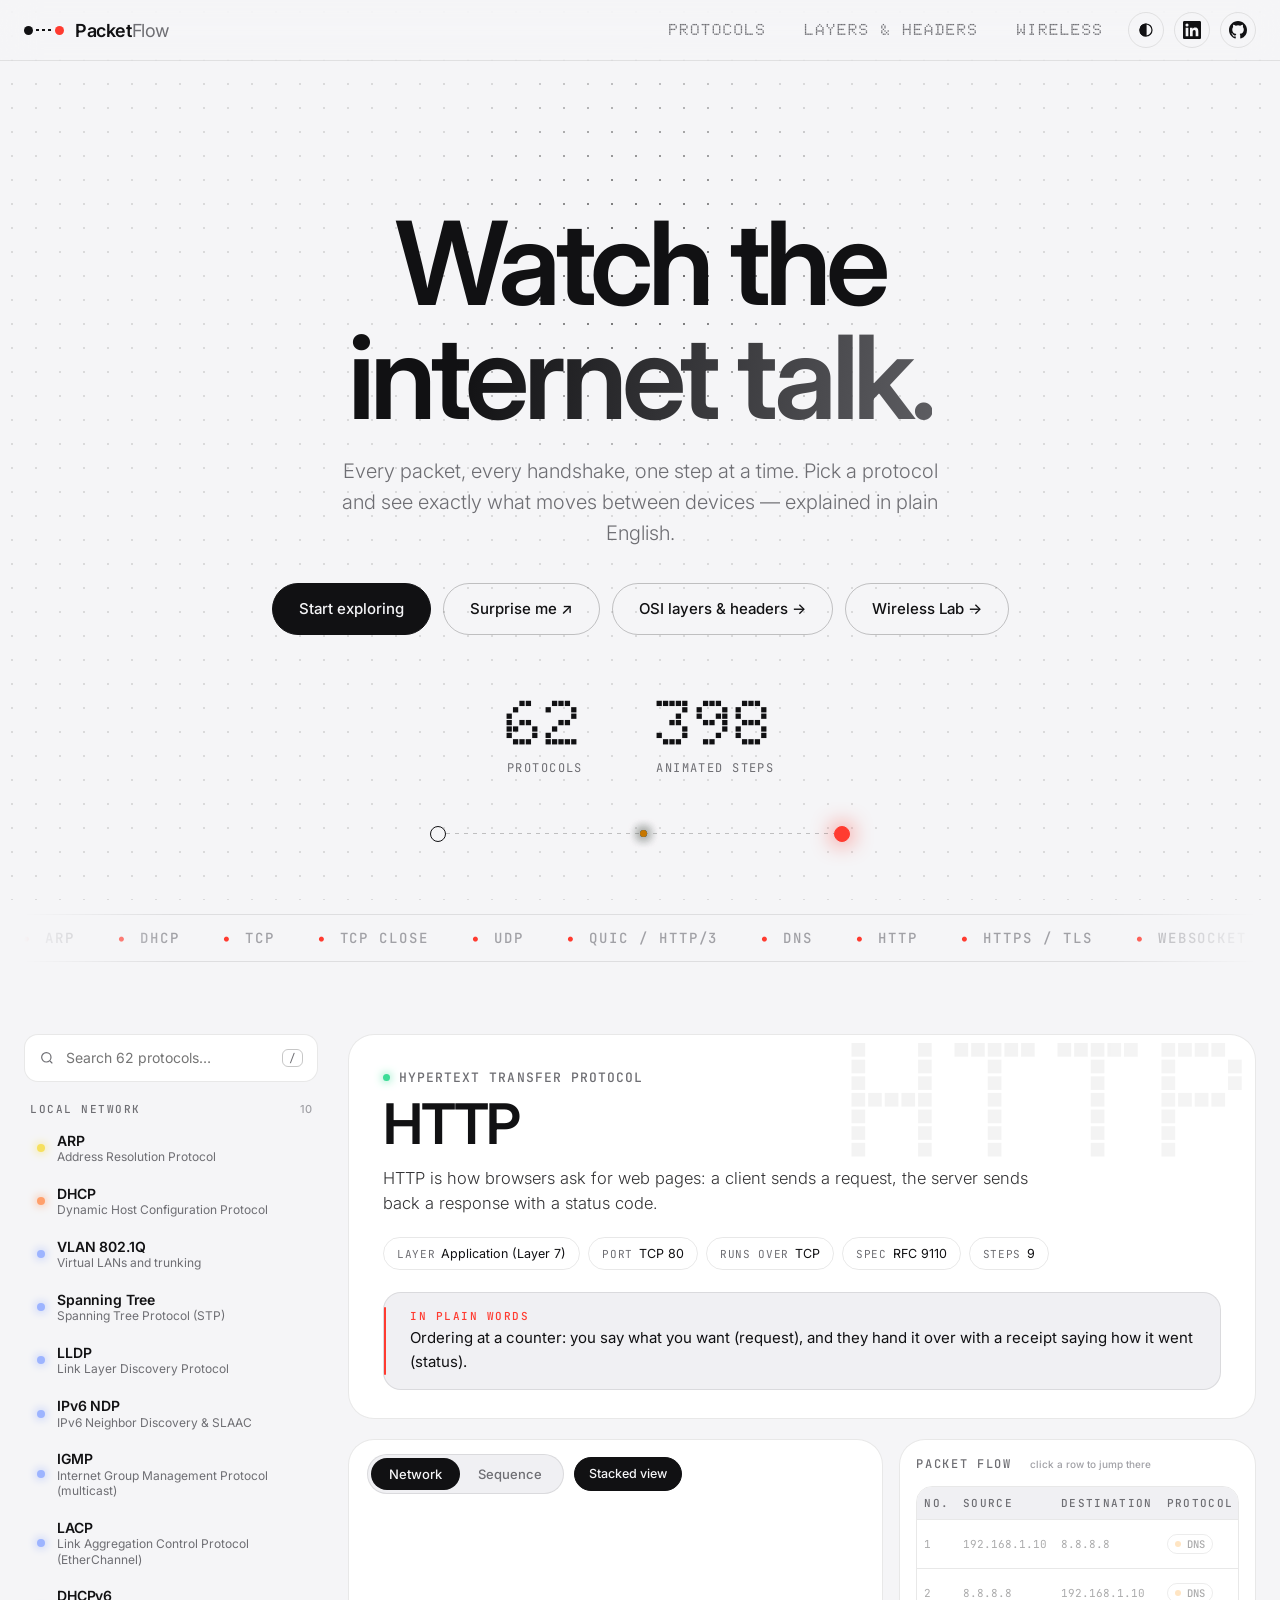
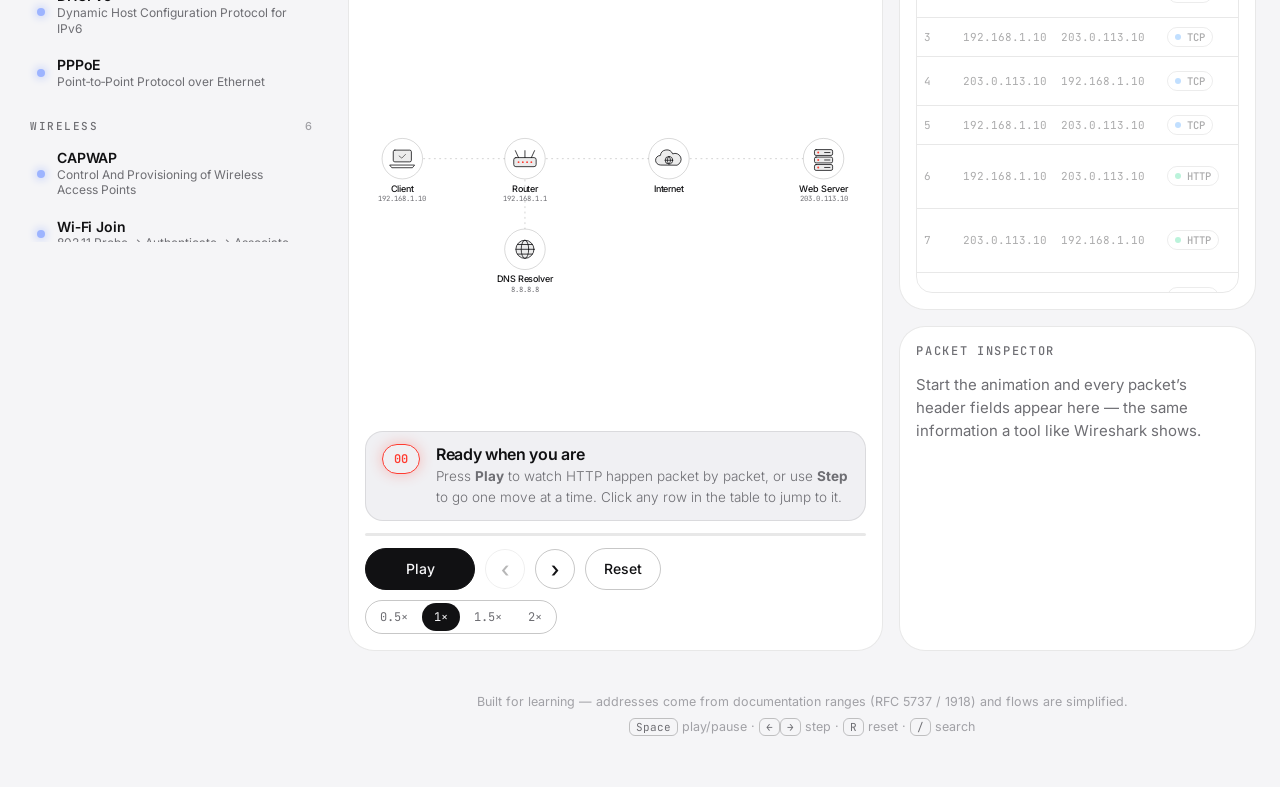
<file: index.html>
<!doctype html>
<html lang="en" data-theme="dark">
<head>
<meta charset="utf-8">
<meta name="viewport" content="width=device-width, initial-scale=1">
<title>PacketFlow — Watch the internet talk</title>
<meta name="description" content="Free, animated, step-by-step visualizer for 62 network protocols: TCP, DNS, HTTP, TLS, CAPWAP, 802.1X, OSPF, BGP, SIP, IPsec and more.">
<meta name="theme-color" content="#000000">
<link rel="icon" href="data:image/svg+xml,%3Csvg xmlns='http://www.w3.org/2000/svg' viewBox='0 0 32 32'%3E%3Crect width='32' height='32' rx='9' fill='%23000'/%3E%3Ccircle cx='9' cy='16' r='3' fill='%23fff'/%3E%3Ccircle cx='23' cy='16' r='3' fill='%23ff3b30'/%3E%3Cpath d='M12 16h8' stroke='%23fff' stroke-width='1.5' stroke-dasharray='1.5 2.5'/%3E%3C/svg%3E">
<link rel="preconnect" href="https://fonts.googleapis.com">
<link rel="preconnect" href="https://fonts.gstatic.com" crossorigin>
<link href="https://fonts.googleapis.com/css2?family=Doto:wght@500;800&family=Inter:wght@300;400;500;600;700&family=JetBrains+Mono:wght@400;600&display=swap" rel="stylesheet">
<link rel="stylesheet" href="style.css?v=20261128b">
</head>
<body>
<div class="bg" aria-hidden="true"></div>

<header class="top">
  <button class="icon-btn menu-btn" id="menuBtn" aria-label="Toggle protocol list">
    <svg viewBox="0 0 24 24" width="18" height="18" fill="none" stroke="currentColor" stroke-width="1.6"><path d="M4 8h16M4 16h16"/></svg></button>
  <a class="brand" href="#" id="brand" aria-label="PacketFlow home">
    <span class="logo"><i></i><b></b><i class="r"></i></span>
    <span class="wm">Packet<em>Flow</em></span>
  </a>
  <div class="spacer"></div>
  <a class="navlink" href="#explore" id="goExplore">Protocols</a>
  <a class="navlink" href="layers.html">Layers &amp; Headers</a>
  <a class="navlink" href="wireless.html">Wireless</a>
  <button class="icon-btn" id="themeBtn" aria-label="Switch light/dark theme" title="Switch theme">
    <svg viewBox="0 0 24 24" width="18" height="18" fill="none" stroke="currentColor" stroke-width="1.6"><circle cx="12" cy="12" r="8"/><path d="M12 4a8 8 0 0 0 0 16z" fill="currentColor"/></svg></button>
  <a class="icon-btn" id="liLink" href="#" target="_blank" rel="noopener" aria-label="LinkedIn" title="LinkedIn" hidden>
    <svg viewBox="0 0 24 24" width="18" height="18" fill="currentColor"><path d="M20.45 20.45h-3.56v-5.57c0-1.33-.03-3.04-1.85-3.04-1.86 0-2.14 1.45-2.14 2.94v5.67H9.34V9h3.41v1.56h.05c.48-.9 1.64-1.85 3.37-1.85 3.6 0 4.27 2.37 4.27 5.46v6.28zM5.34 7.43a2.06 2.06 0 1 1 0-4.13 2.06 2.06 0 0 1 0 4.13zM7.12 20.45H3.56V9h3.56v11.45zM22.22 0H1.77C.79 0 0 .77 0 1.73v20.54C0 23.23.79 24 1.77 24h20.45c.98 0 1.78-.77 1.78-1.73V1.73C24 .77 23.2 0 22.22 0z"/></svg>
  </a>
  <a class="icon-btn" id="ghLink" href="https://github.com/afsalperingodan/packetflow" target="_blank" rel="noopener" aria-label="Source on GitHub" title="Source on GitHub">
    <svg viewBox="0 0 16 16" width="18" height="18" fill="currentColor"><path d="M8 0C3.58 0 0 3.58 0 8c0 3.54 2.29 6.53 5.47 7.59.4.07.55-.17.55-.38 0-.19-.01-.82-.01-1.49-2.01.37-2.53-.49-2.69-.94-.09-.23-.48-.94-.82-1.13-.28-.15-.68-.52-.01-.53.63-.01 1.08.58 1.23.82.72 1.21 1.87.87 2.33.66.07-.52.28-.87.51-1.07-1.78-.2-3.64-.89-3.64-3.95 0-.87.31-1.59.82-2.15-.08-.2-.36-1.02.08-2.12 0 0 .67-.21 2.2.82a7.5 7.5 0 0 1 4 0c1.53-1.04 2.2-.82 2.2-.82.44 1.1.16 1.92.08 2.12.51.56.82 1.27.82 2.15 0 3.07-1.87 3.75-3.65 3.95.29.25.54.73.54 1.48 0 1.07-.01 1.93-.01 2.2 0 .21.15.46.55.38A8.01 8.01 0 0 0 16 8c0-4.42-3.58-8-8-8z"/></svg>
  </a>
</header>

<section class="landing" id="landing">
  <div class="landing-in">
    <h1 class="big reveal">Watch the<br><span class="grad">internet talk.</span></h1>
    <p class="lede reveal">Every packet, every handshake, one step at a time. Pick a protocol and see exactly what moves between devices — explained in plain English.</p>
    <div class="cta reveal">
      <a class="btn solid" href="#explore" id="startBtn">Start exploring</a>
      <button class="btn ghost" id="randomBtn">Surprise me ↗</button>
      <a class="btn ghost" href="layers.html">OSI layers &amp; headers →</a>
      <a class="btn ghost" href="wireless.html">Wireless Lab →</a>
    </div>
    <div class="stats reveal">
      <div><b class="dot" id="statProto">0</b><span>protocols</span></div>
      <div><b class="dot" id="statSteps">0</b><span>animated steps</span></div>
    </div>
    <div class="demo reveal" aria-hidden="true">
      <span class="node-a"></span><span class="wire"><i></i><i></i><i></i></span><span class="node-b"></span>
    </div>
  </div>
  <div class="marquee" aria-hidden="true"><div id="marquee"></div></div>
</section>

<div class="layout" id="explore">
  <aside class="side" id="side">
    <label class="search">
      <svg viewBox="0 0 24 24" width="16" height="16" fill="none" stroke="currentColor" stroke-width="1.8"><circle cx="11" cy="11" r="7"/><path d="M20 20l-3.5-3.5"/></svg>
      <input id="q" type="search" placeholder="Search 62 protocols…" autocomplete="off" aria-label="Search protocols">
      <kbd>/</kbd>
    </label>
    <nav id="list" aria-label="Protocols"></nav>
  </aside>

  <main class="main" id="main">
    <section class="card hero" id="hero"></section>

    <div class="workspace" id="ws">
    <section class="card stage-card">
      <div class="stage-head">
        <div class="stage-tools"><div class="tabs" role="tablist">
          <button role="tab" class="tab on" data-view="network" aria-selected="true">Network</button>
          <button role="tab" class="tab" data-view="sequence" aria-selected="false">Sequence</button>
        </div>
        <button class="btn mini" id="splitBtn" title="Show the animation beside the packet list">Split view</button></div>
        <div class="legend">
          <span><i style="background:var(--req)"></i>Request</span>
          <span><i style="background:var(--res)"></i>Response</span>
          <span><i style="background:var(--ctl)"></i>Control</span>
          <span><i style="background:var(--sec)"></i>Encrypted</span>
          <span><i style="background:var(--lost)"></i>Lost</span>
        </div>
      </div>
      <div class="stage-body">
        <div class="view on" id="netView"><svg id="stage" viewBox="0 0 1000 480" preserveAspectRatio="xMidYMid meet" role="img" aria-label="Animated network diagram"></svg></div>
        <div class="view" id="seqView"><div class="seq-scroll"><svg id="seq" role="img" aria-label="Sequence diagram"></svg></div></div>
      </div>
      <div class="caption" id="caption"></div>
      <div class="progress"><b id="bar"></b></div>
      <div class="controls">
        <button class="btn solid" id="playBtn">Play</button>
        <button class="btn round" id="prevBtn" title="Previous step (←)" aria-label="Previous step">‹</button>
        <button class="btn round" id="stepBtn" title="Next step (→)" aria-label="Next step">›</button>
        <button class="btn ghost" id="resetBtn" title="Reset (R)">Reset</button>
        <div class="spacer"></div>
        <div class="speed" id="speed" role="group" aria-label="Speed">
          <button data-s="0.5">0.5×</button><button data-s="1" class="on">1×</button><button data-s="1.5">1.5×</button><button data-s="2">2×</button>
        </div>
      </div>
    </section>

    <div class="grid2 rightcol">
      <section class="card table-card">
        <h3>Packet flow <small>click a row to jump there</small></h3>
        <div class="tscroll">
          <table id="tbl"><thead><tr><th>No.</th><th>Time</th><th>Source</th><th>Destination</th><th>Protocol</th><th>Info</th><th>Size</th></tr></thead><tbody></tbody></table>
        </div>
      </section>
      <section class="card inspect" id="inspect"></section>
    </div>

    </div>

    <footer class="foot">Built for learning — addresses come from documentation ranges (RFC 5737 / 1918) and flows are simplified.<br>
      <kbd>Space</kbd> play/pause · <kbd>←</kbd><kbd>→</kbd> step · <kbd>R</kbd> reset · <kbd>/</kbd> search</footer>
  </main>
</div>

<script src="data.js?v=20261128b"></script>
<script src="data2.js?v=20261128b"></script>
<script src="data3.js?v=20261128b"></script>
<script src="site.js?v=20261128d"></script>
<script src="board.js?v=20261128b"></script>
<script src="app.js?v=20261128b"></script>
</body>
</html>
</file>
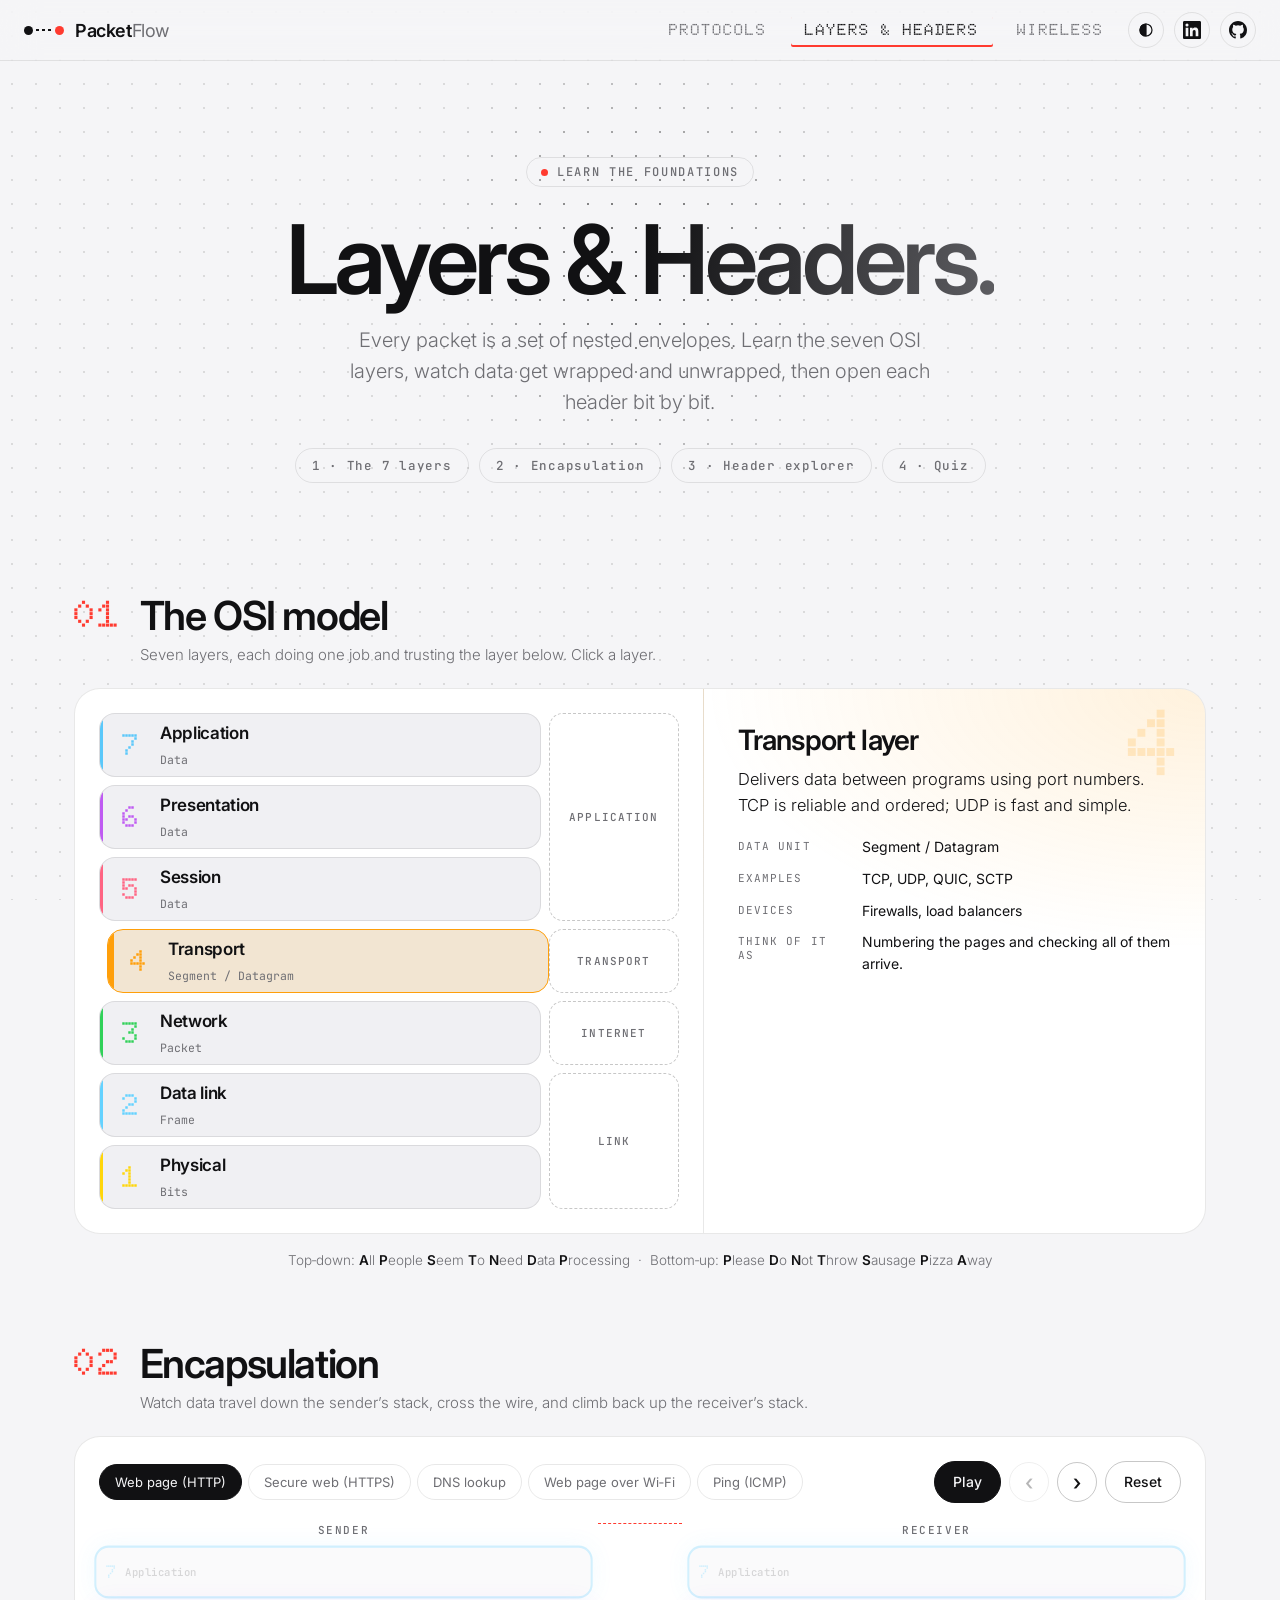
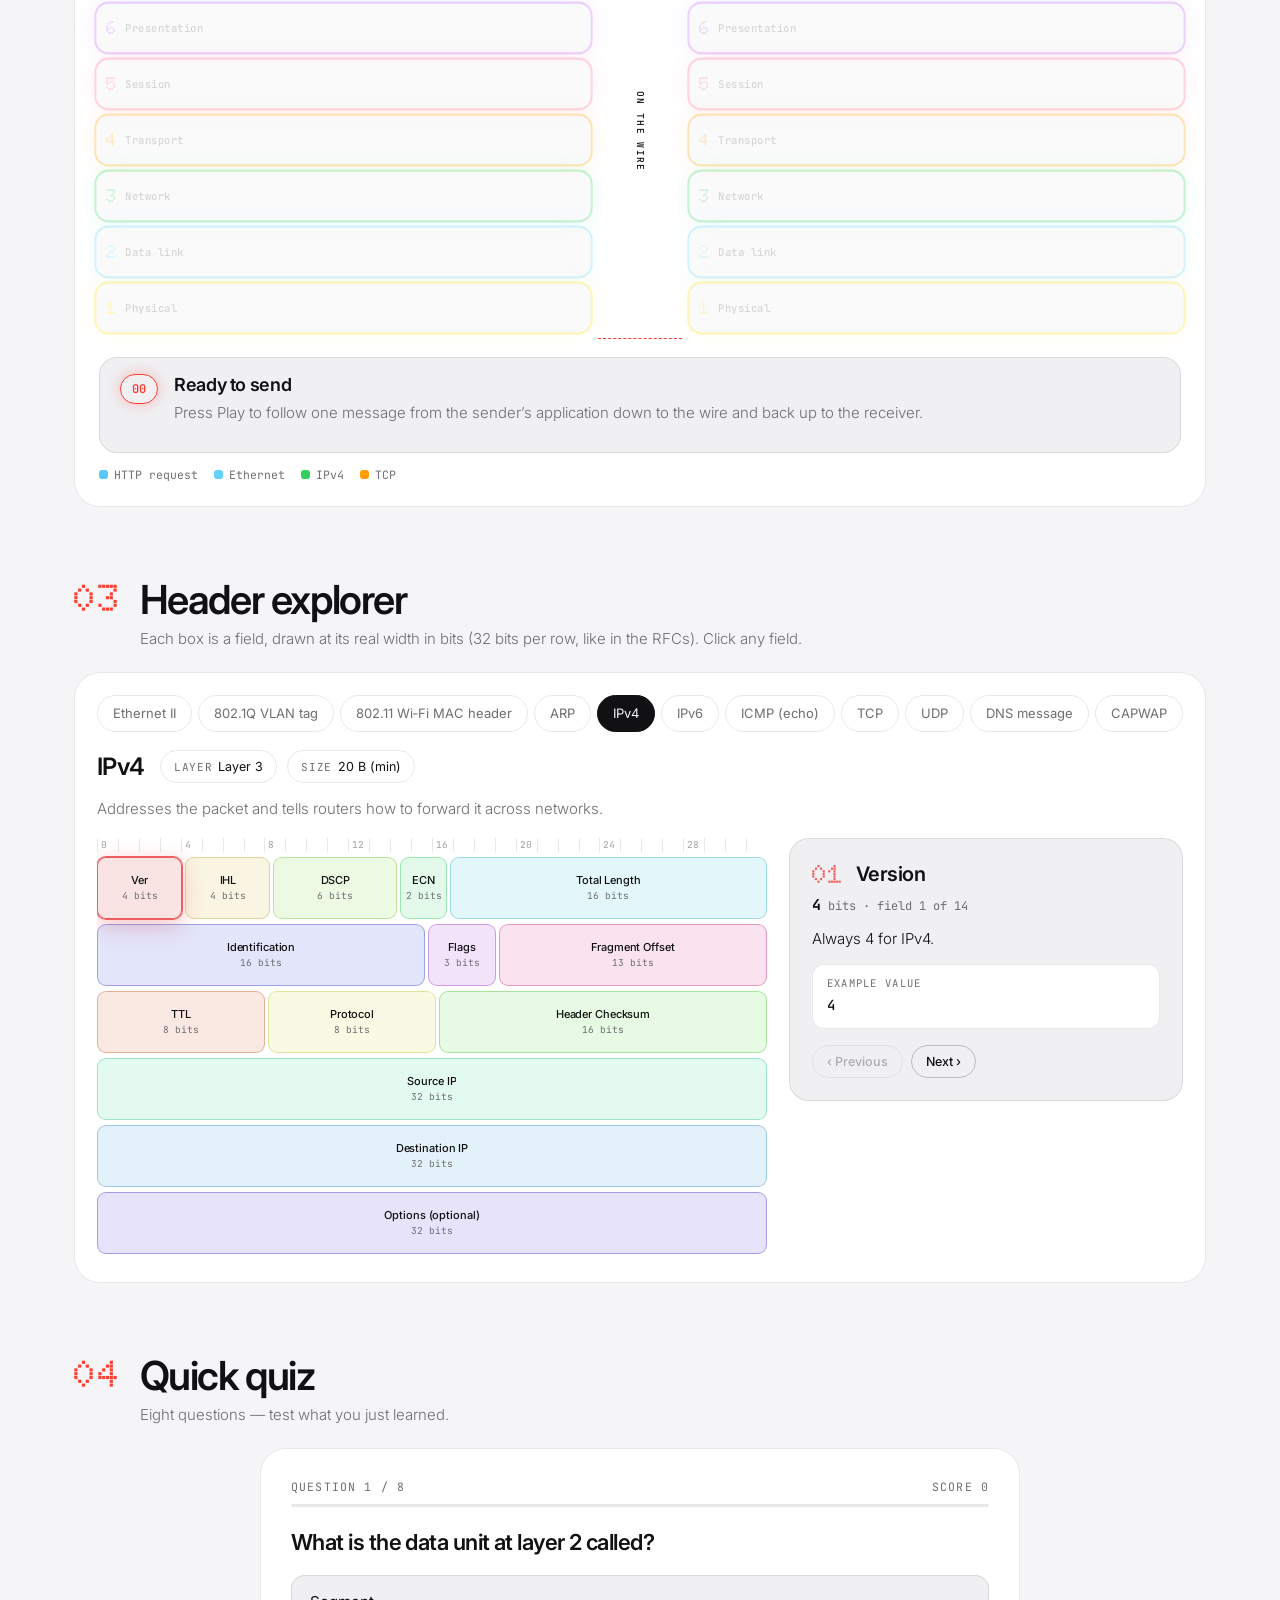
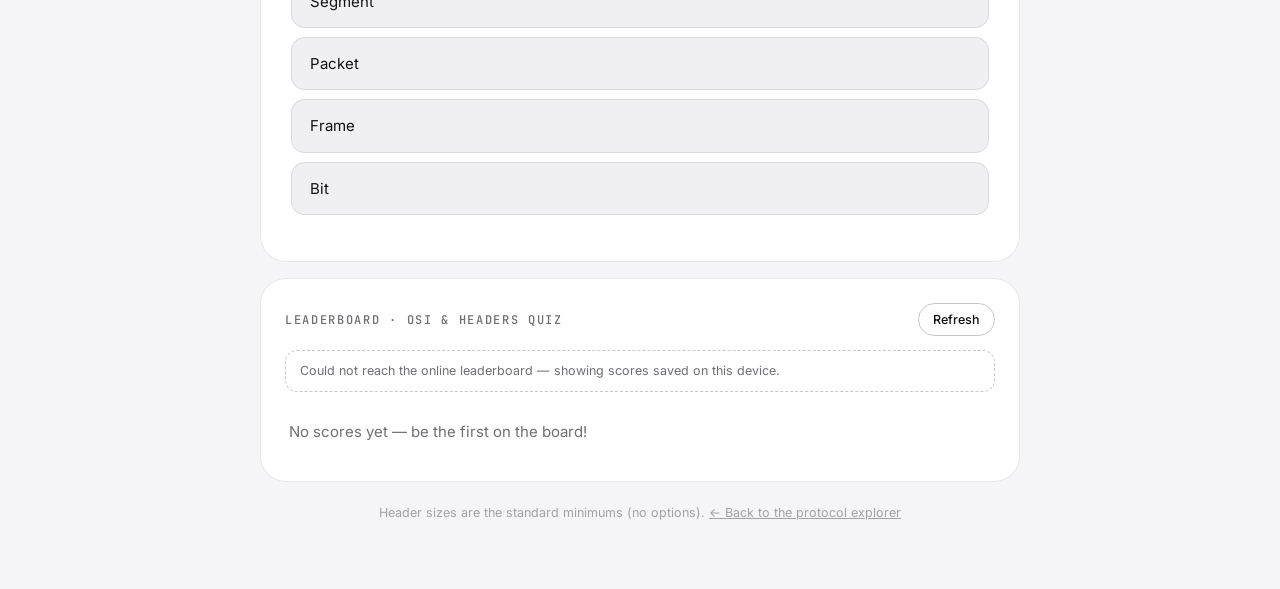
<file: layers.html>
<!doctype html>
<html lang="en" data-theme="dark">
<head>
<meta charset="utf-8">
<meta name="viewport" content="width=device-width, initial-scale=1">
<title>OSI Layers & Packet Headers — PacketFlow</title>
<meta name="description" content="Learn the OSI model, encapsulation and packet headers (Ethernet, 802.11, IPv4, IPv6, TCP, UDP, ICMP, ARP, DNS, CAPWAP) with animation and a bit-level explorer.">
<meta name="theme-color" content="#000000">
<link rel="icon" href="data:image/svg+xml,%3Csvg xmlns='http://www.w3.org/2000/svg' viewBox='0 0 32 32'%3E%3Crect width='32' height='32' rx='9' fill='%23000'/%3E%3Ccircle cx='9' cy='16' r='3' fill='%23fff'/%3E%3Ccircle cx='23' cy='16' r='3' fill='%23ff3b30'/%3E%3Cpath d='M12 16h8' stroke='%23fff' stroke-width='1.5' stroke-dasharray='1.5 2.5'/%3E%3C/svg%3E">
<link rel="preconnect" href="https://fonts.googleapis.com">
<link rel="preconnect" href="https://fonts.gstatic.com" crossorigin>
<link href="https://fonts.googleapis.com/css2?family=Doto:wght@500;800&family=Inter:wght@300;400;500;600;700&family=JetBrains+Mono:wght@400;600&display=swap" rel="stylesheet">
<link rel="stylesheet" href="style.css?v=20261128b">
<link rel="stylesheet" href="layers.css?v=20261128b">
</head>
<body class="lpage">
<div class="bg" aria-hidden="true"></div>

<header class="top">
  <a class="brand" href="index.html" aria-label="PacketFlow home">
    <span class="logo"><i></i><b></b><i class="r"></i></span>
    <span class="wm">Packet<em>Flow</em></span>
  </a>
  <div class="spacer"></div>
  <a class="navlink" href="index.html#explore">Protocols</a>
  <a class="navlink hot" href="layers.html">Layers &amp; Headers</a>
  <a class="navlink" href="wireless.html">Wireless</a>
  <button class="icon-btn" id="themeBtn" aria-label="Switch light/dark theme" title="Switch theme">
    <svg viewBox="0 0 24 24" width="18" height="18" fill="none" stroke="currentColor" stroke-width="1.6"><circle cx="12" cy="12" r="8"/><path d="M12 4a8 8 0 0 0 0 16z" fill="currentColor"/></svg></button>
  <a class="icon-btn" id="liLink" href="#" target="_blank" rel="noopener" aria-label="LinkedIn" title="LinkedIn" hidden>
    <svg viewBox="0 0 24 24" width="18" height="18" fill="currentColor"><path d="M20.45 20.45h-3.56v-5.57c0-1.33-.03-3.04-1.85-3.04-1.86 0-2.14 1.45-2.14 2.94v5.67H9.34V9h3.41v1.56h.05c.48-.9 1.64-1.85 3.37-1.85 3.6 0 4.27 2.37 4.27 5.46v6.28zM5.34 7.43a2.06 2.06 0 1 1 0-4.13 2.06 2.06 0 0 1 0 4.13zM7.12 20.45H3.56V9h3.56v11.45zM22.22 0H1.77C.79 0 0 .77 0 1.73v20.54C0 23.23.79 24 1.77 24h20.45c.98 0 1.78-.77 1.78-1.73V1.73C24 .77 23.2 0 22.22 0z"/></svg>
  </a>
  <a class="icon-btn" href="https://github.com/afsalperingodan/packetflow" target="_blank" rel="noopener" aria-label="Source on GitHub" title="Source on GitHub">
    <svg viewBox="0 0 16 16" width="18" height="18" fill="currentColor"><path d="M8 0C3.58 0 0 3.58 0 8c0 3.54 2.29 6.53 5.47 7.59.4.07.55-.17.55-.38 0-.19-.01-.82-.01-1.49-2.01.37-2.53-.49-2.69-.94-.09-.23-.48-.94-.82-1.13-.28-.15-.68-.52-.01-.53.63-.01 1.08.58 1.23.82.72 1.21 1.87.87 2.33.66.07-.52.28-.87.51-1.07-1.78-.2-3.64-.89-3.64-3.95 0-.87.31-1.59.82-2.15-.08-.2-.36-1.02.08-2.12 0 0 .67-.21 2.2.82a7.5 7.5 0 0 1 4 0c1.53-1.04 2.2-.82 2.2-.82.44 1.1.16 1.92.08 2.12.51.56.82 1.27.82 2.15 0 3.07-1.87 3.75-3.65 3.95.29.25.54.73.54 1.48 0 1.07-.01 1.93-.01 2.2 0 .21.15.46.55.38A8.01 8.01 0 0 0 16 8c0-4.42-3.58-8-8-8z"/></svg>
  </a>
</header>

<main class="lwrap">
  <section class="lhero">
    <p class="eyebrow"><i></i> Learn the foundations</p>
    <h1 class="big2">Layers <span class="grad">&amp; Headers.</span></h1>
    <p class="lede">Every packet is a set of nested envelopes. Learn the seven OSI layers, watch data get wrapped and unwrapped, then open each header bit by bit.</p>
    <nav class="jump"><a href="#stack">1 · The 7 layers</a><a href="#encap">2 · Encapsulation</a><a href="#headers">3 · Header explorer</a><a href="#quiz">4 · Quiz</a></nav>
  </section>

  <!-- 1 · stack -->
  <section class="lsec" id="stack">
    <div class="shead"><span class="sn">01</span><div><h2>The OSI model</h2><p>Seven layers, each doing one job and trusting the layer below. Click a layer.</p></div></div>
    <div class="card stackcard">
      <div class="stackgrid" id="stackGrid"></div>
      <div class="ldetail" id="ldetail"></div>
    </div>
    <p class="mnem">Top‑down: <b>A</b>ll <b>P</b>eople <b>S</b>eem <b>T</b>o <b>N</b>eed <b>D</b>ata <b>P</b>rocessing &nbsp;·&nbsp; Bottom‑up: <b>P</b>lease <b>D</b>o <b>N</b>ot <b>T</b>hrow <b>S</b>ausage <b>P</b>izza <b>A</b>way</p>
  </section>

  <!-- 2 · encapsulation -->
  <section class="lsec" id="encap">
    <div class="shead"><span class="sn">02</span><div><h2>Encapsulation</h2><p>Watch data travel down the sender’s stack, cross the wire, and climb back up the receiver’s stack.</p></div></div>
    <div class="card encap">
      <div class="etop">
        <div class="scen" id="scen" role="tablist" aria-label="Scenario"></div>
        <div class="ctl">
          <button class="btn solid" id="ePlay">Play</button>
          <button class="btn round" id="ePrev" aria-label="Previous">‹</button>
          <button class="btn round" id="eNext" aria-label="Next">›</button>
          <button class="btn ghost" id="eReset">Reset</button>
        </div>
      </div>
      <div class="ecols">
        <div class="ecol" id="sendCol"><h4>Sender</h4></div>
        <div class="ewire" id="ewire"><span>on the wire</span><i></i><i></i><i></i></div>
        <div class="ecol" id="recvCol"><h4>Receiver</h4></div>
      </div>
      <div class="caption" id="ecap"></div>
      <div class="legendbar" id="elegend"></div>
    </div>
  </section>

  <!-- 3 · headers -->
  <section class="lsec" id="headers">
    <div class="shead"><span class="sn">03</span><div><h2>Header explorer</h2><p>Each box is a field, drawn at its real width in bits (32 bits per row, like in the RFCs). Click any field.</p></div></div>
    <div class="card hdrcard">
      <div class="htabs" id="htabs" role="tablist"></div>
      <div class="hmeta" id="hmeta"></div>
      <div class="hbody">
        <div class="hgrid-wrap"><div class="ruler" id="ruler"></div><div class="hgrid" id="hgrid"></div></div>
        <aside class="hdetail" id="hdetail"></aside>
      </div>
    </div>
  </section>

  <!-- 4 · quiz -->
  <section class="lsec" id="quiz">
    <div class="shead"><span class="sn">04</span><div><h2>Quick quiz</h2><p>Eight questions — test what you just learned.</p></div></div>
    <div class="card quiz" id="quizBox"></div>
    <div class="card board" id="board"></div>
  </section>

  <footer class="foot">Header sizes are the standard minimums (no options). <a href="index.html" style="text-decoration:underline">← Back to the protocol explorer</a></footer>
</main>

<script src="site.js?v=20261128c"></script>
<script src="board.js?v=20261128b"></script>
<script src="layers.js?v=20261128b"></script>
</body>
</html>
</file>
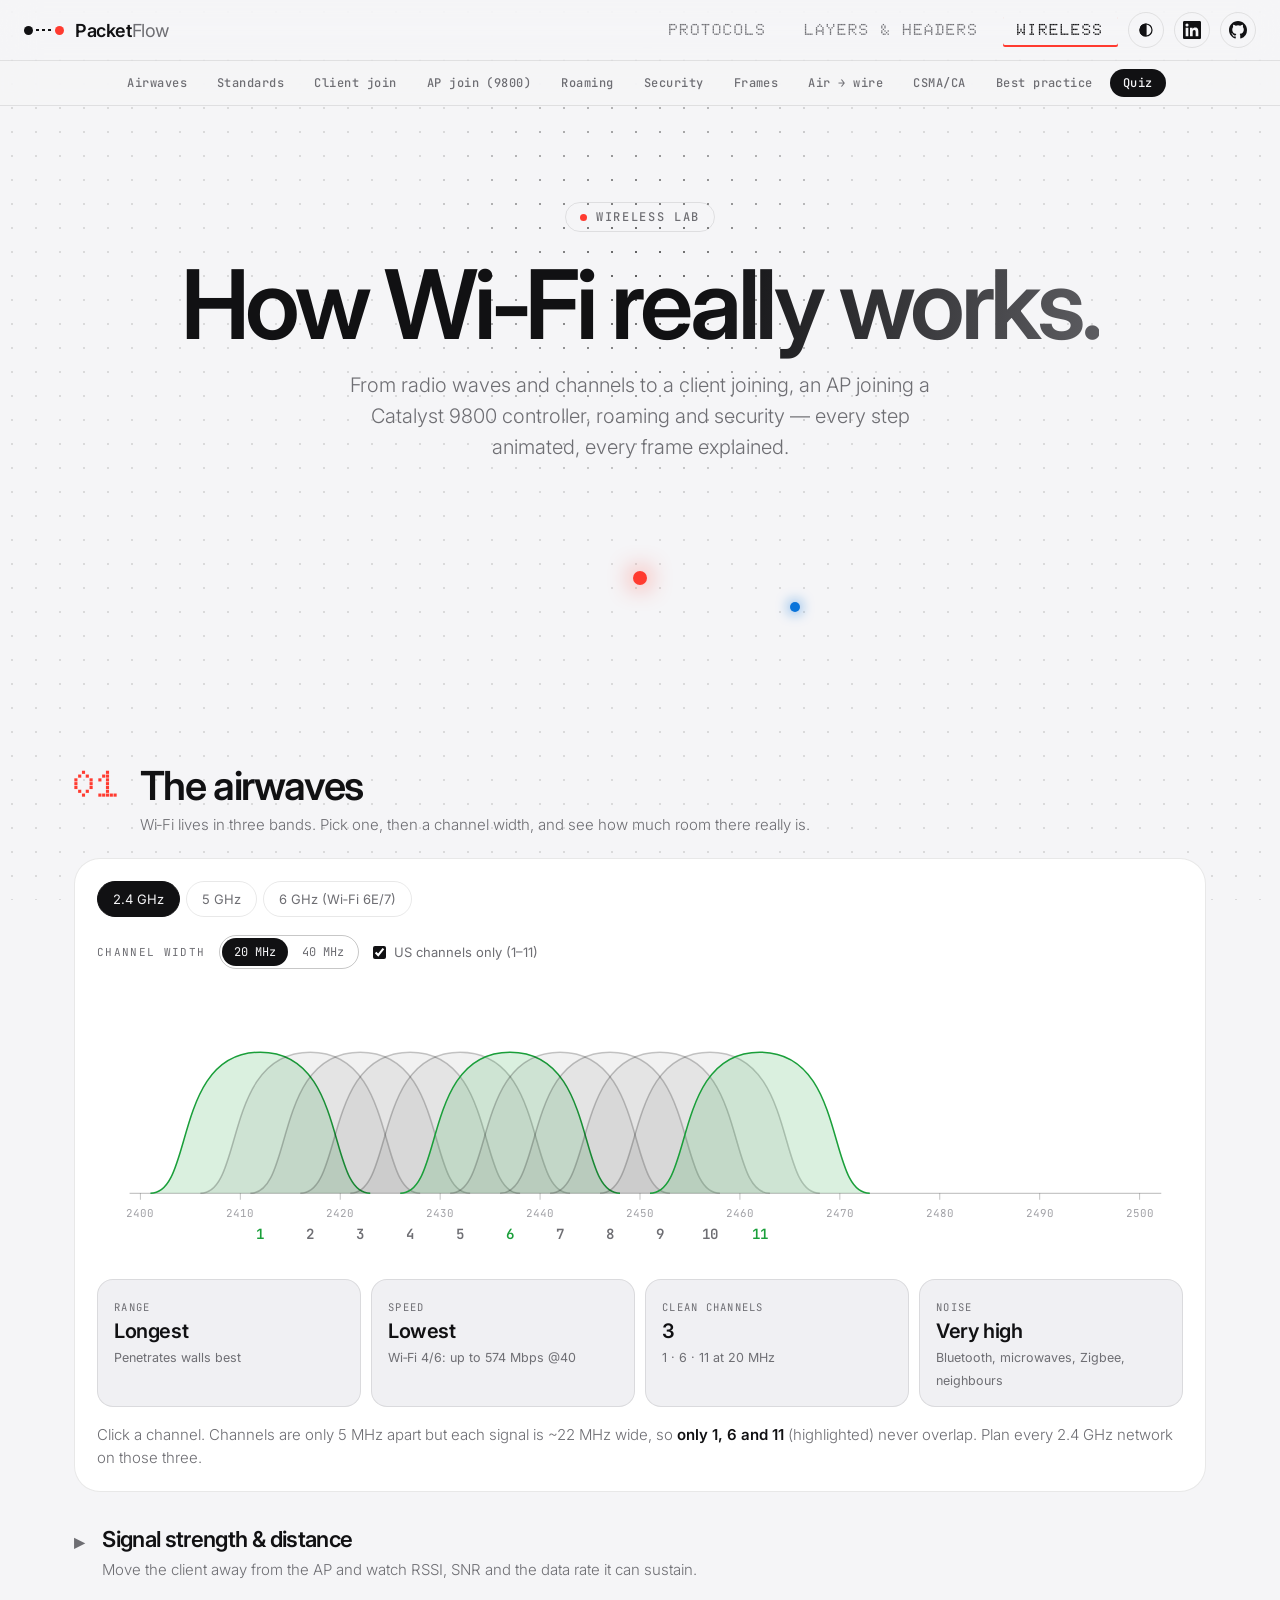
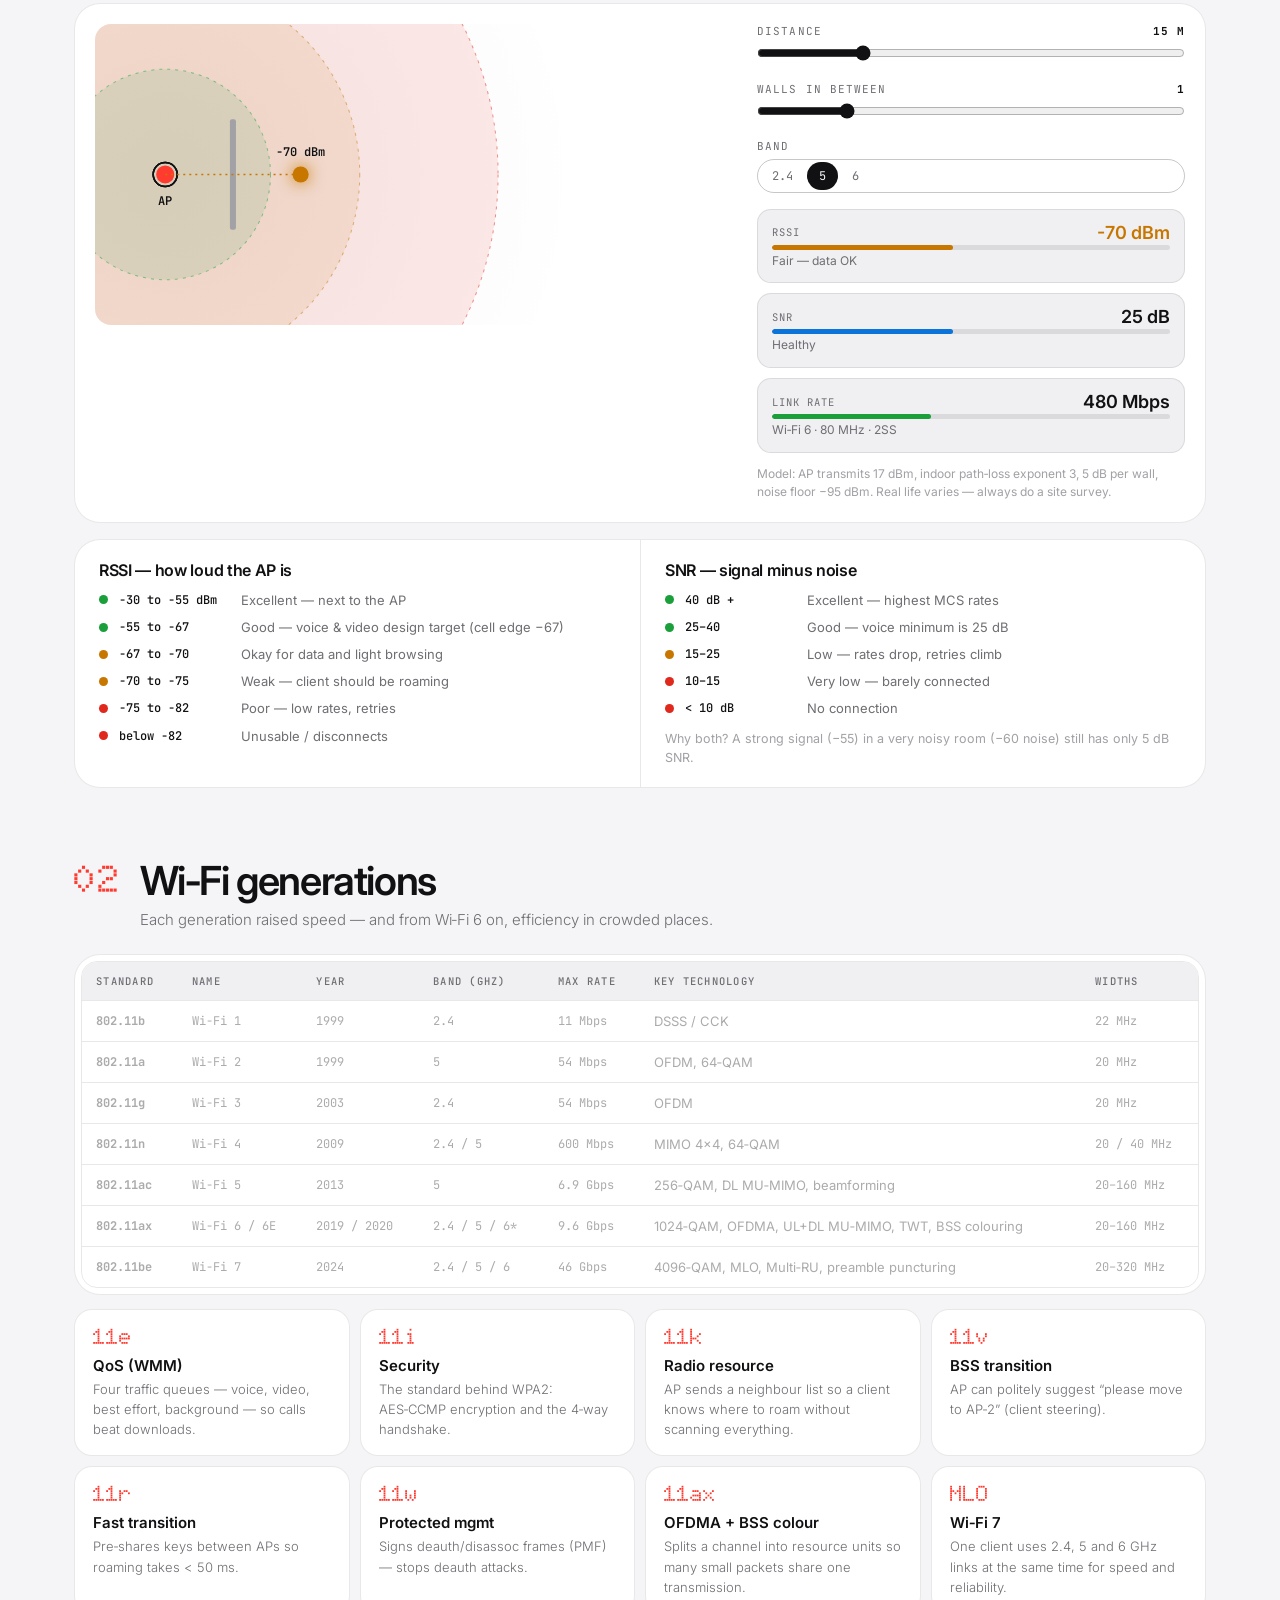
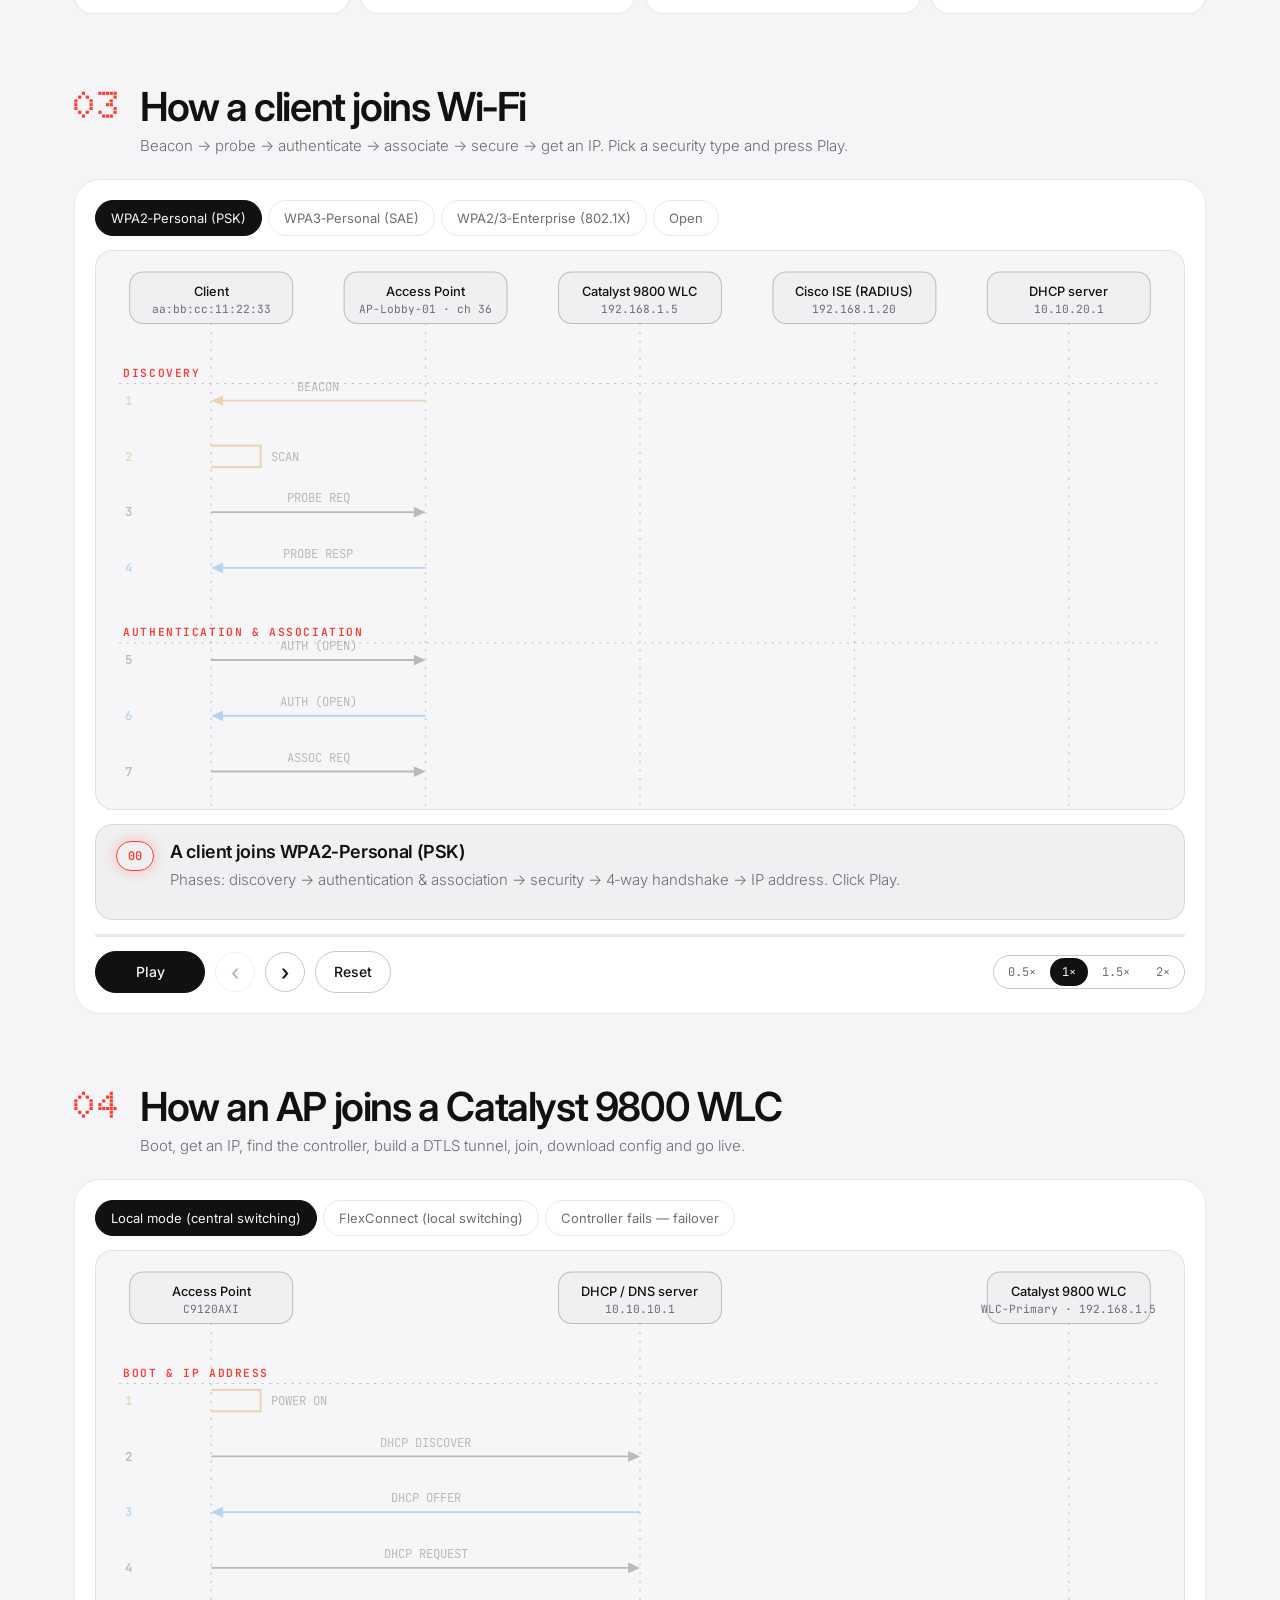
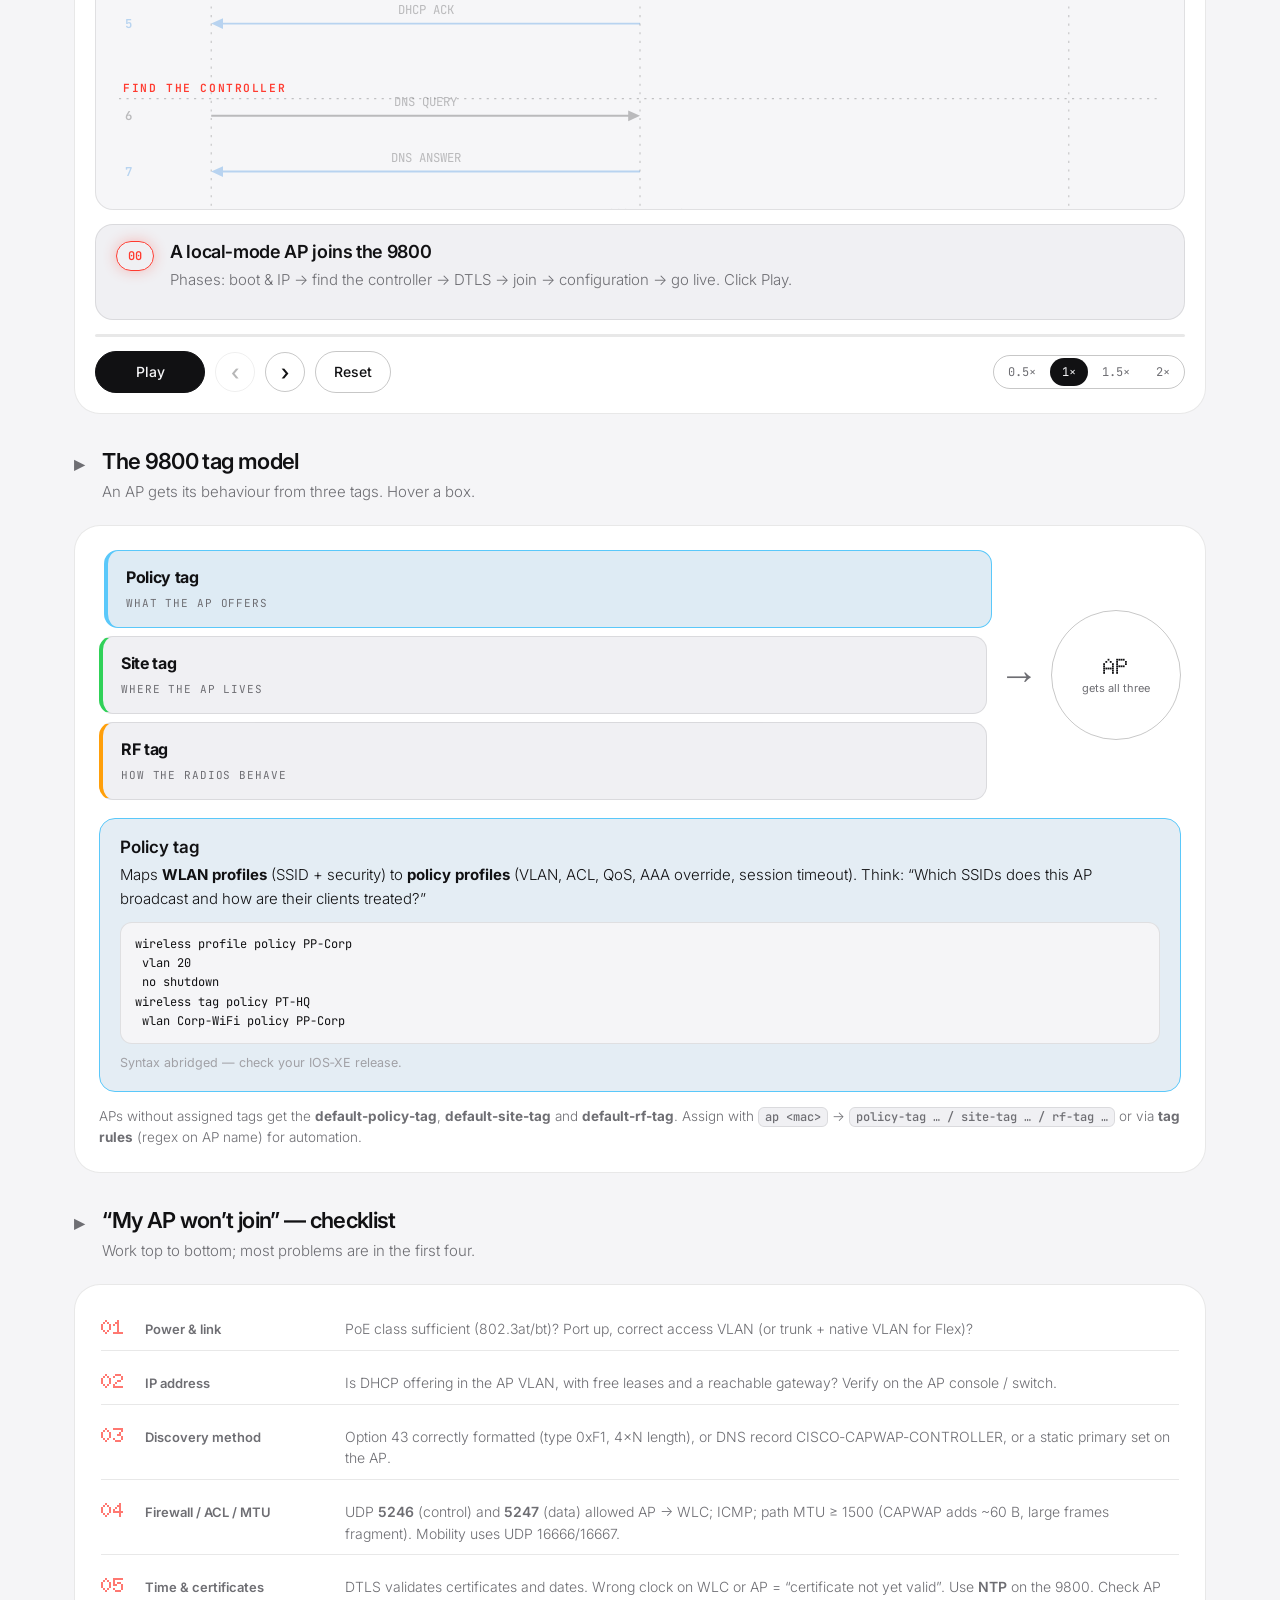
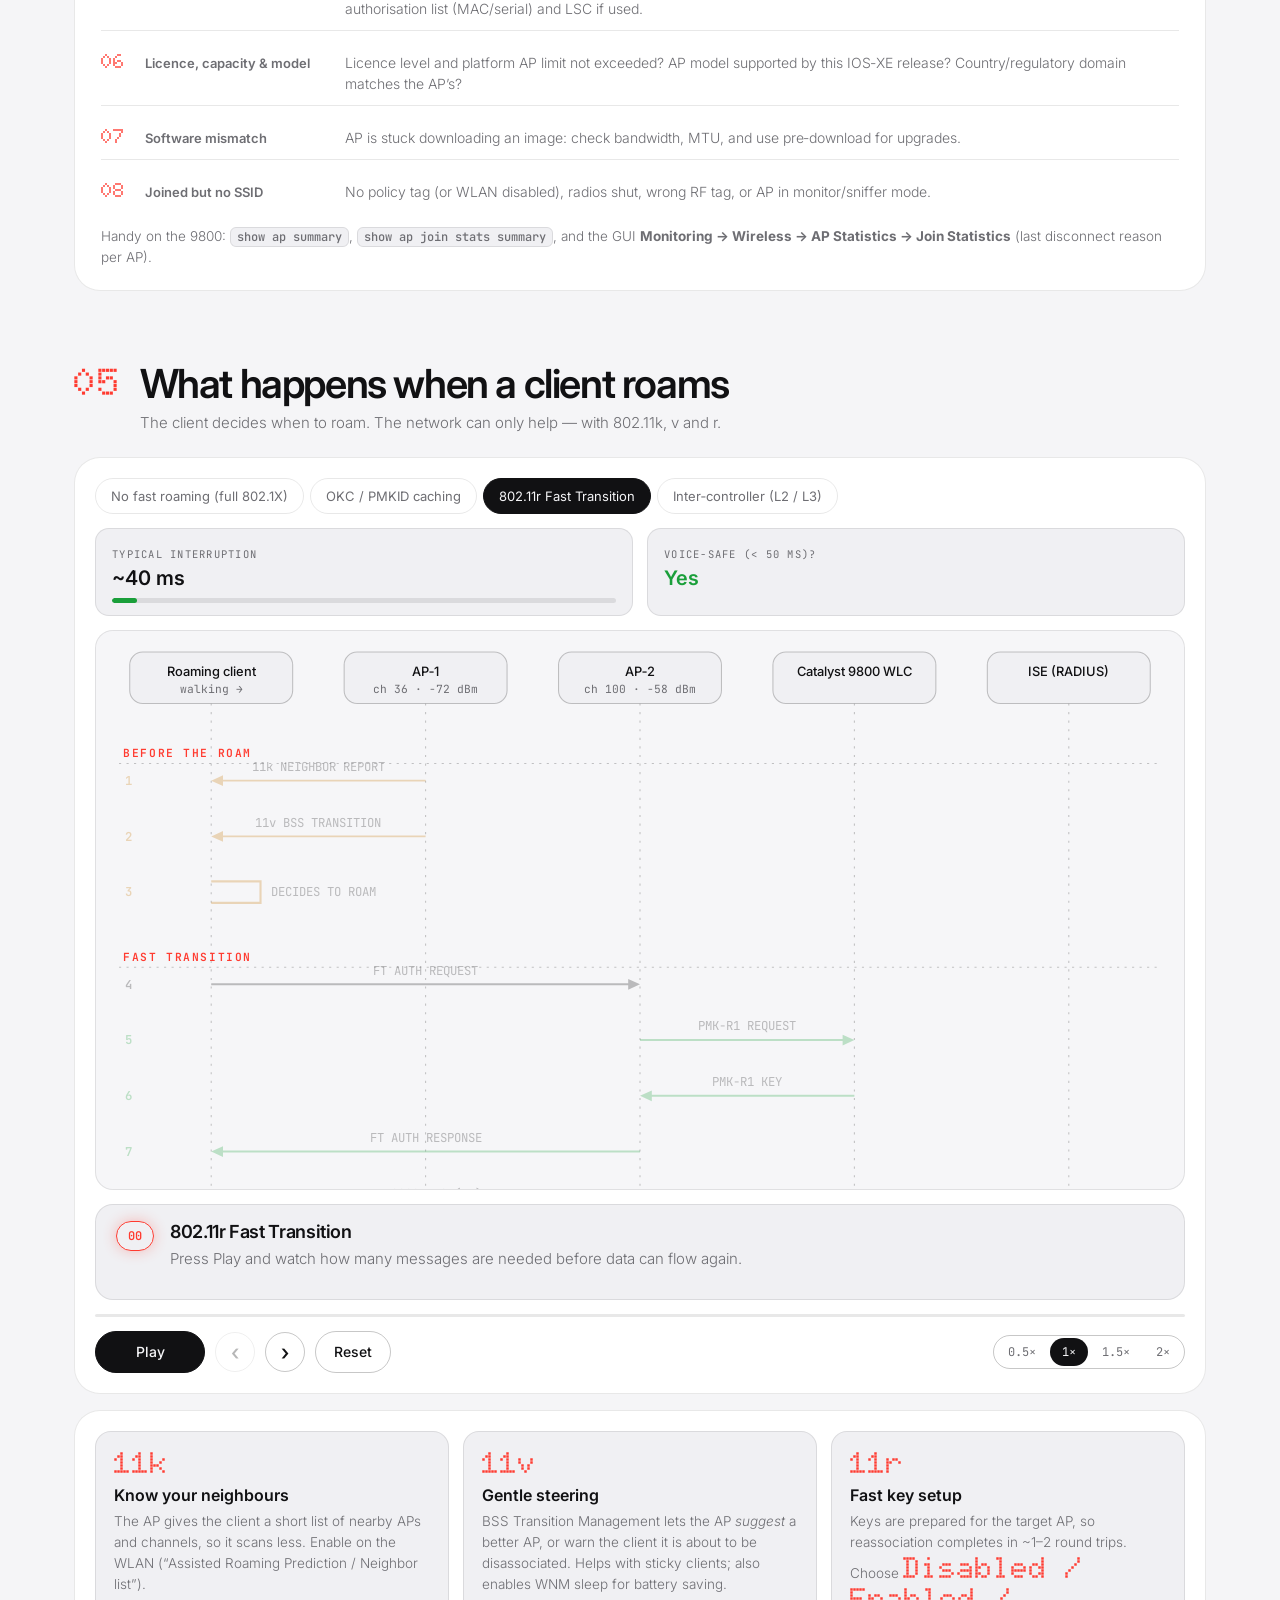
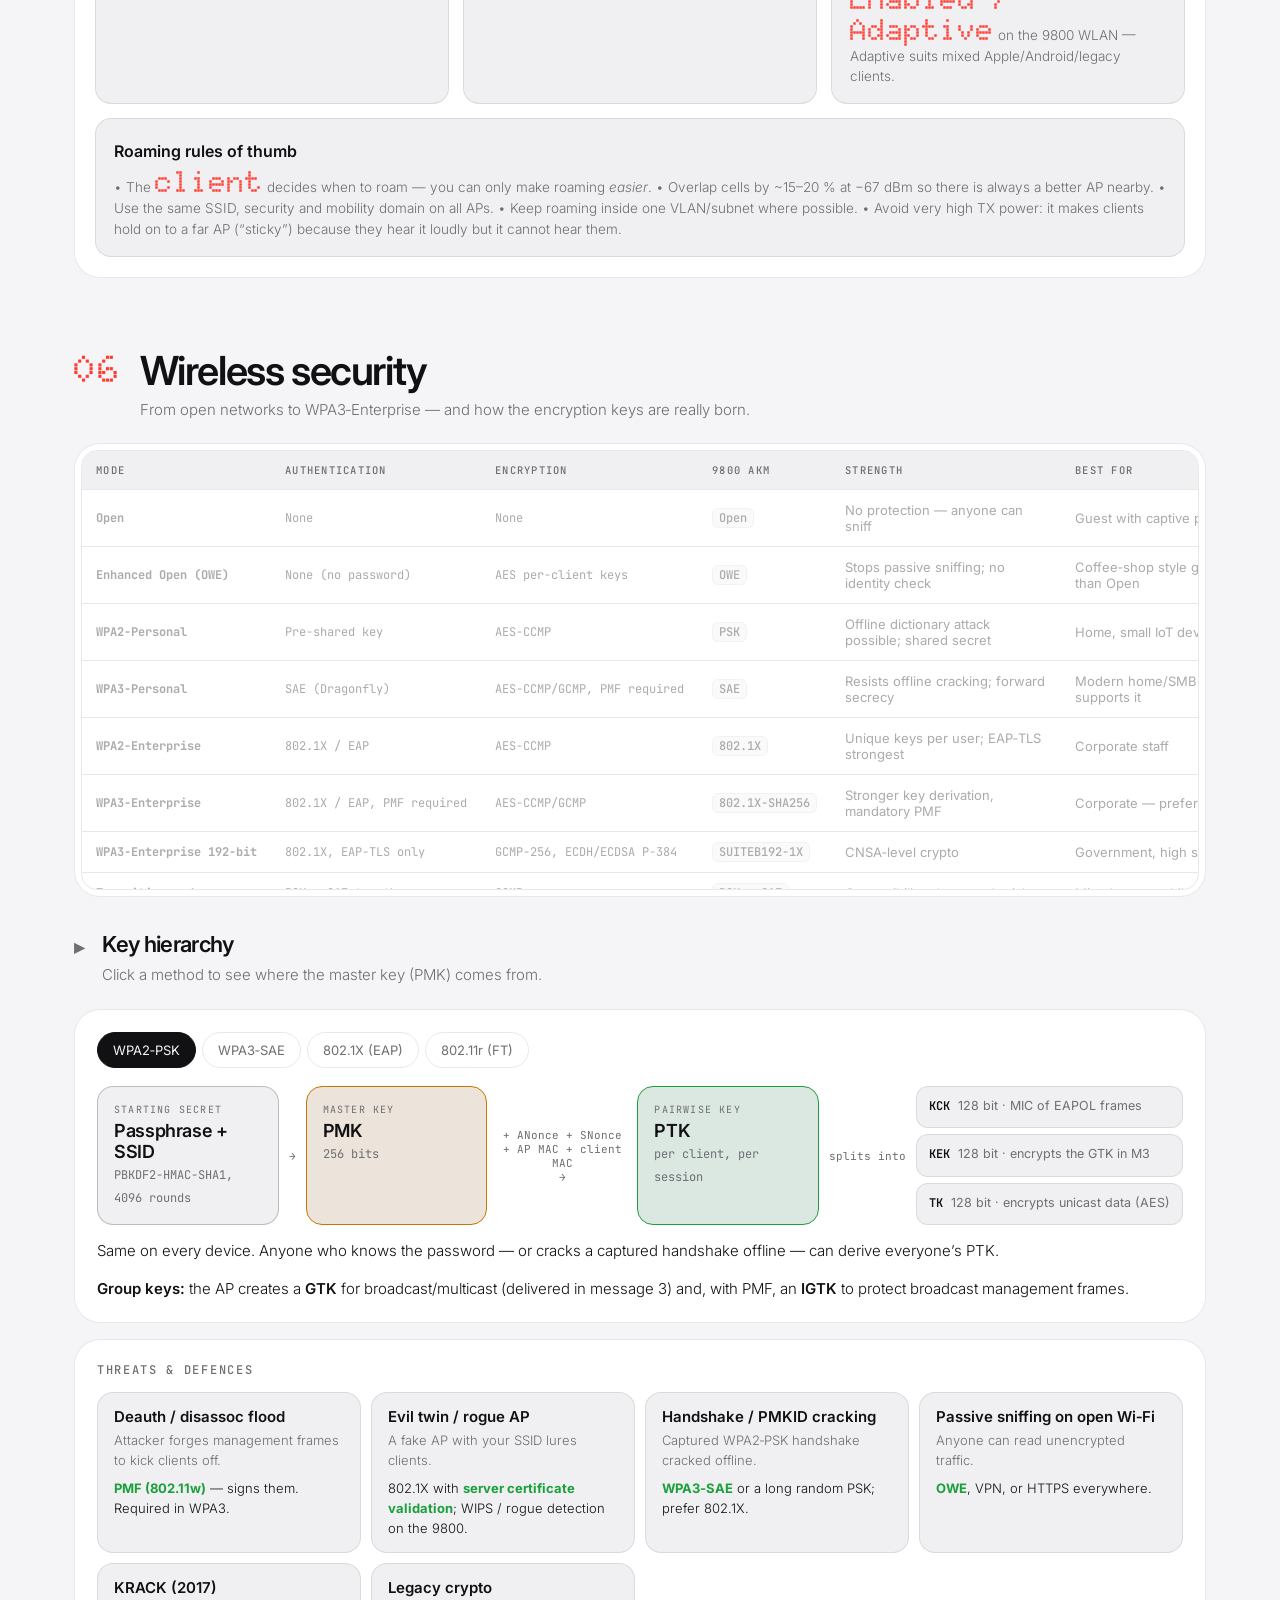
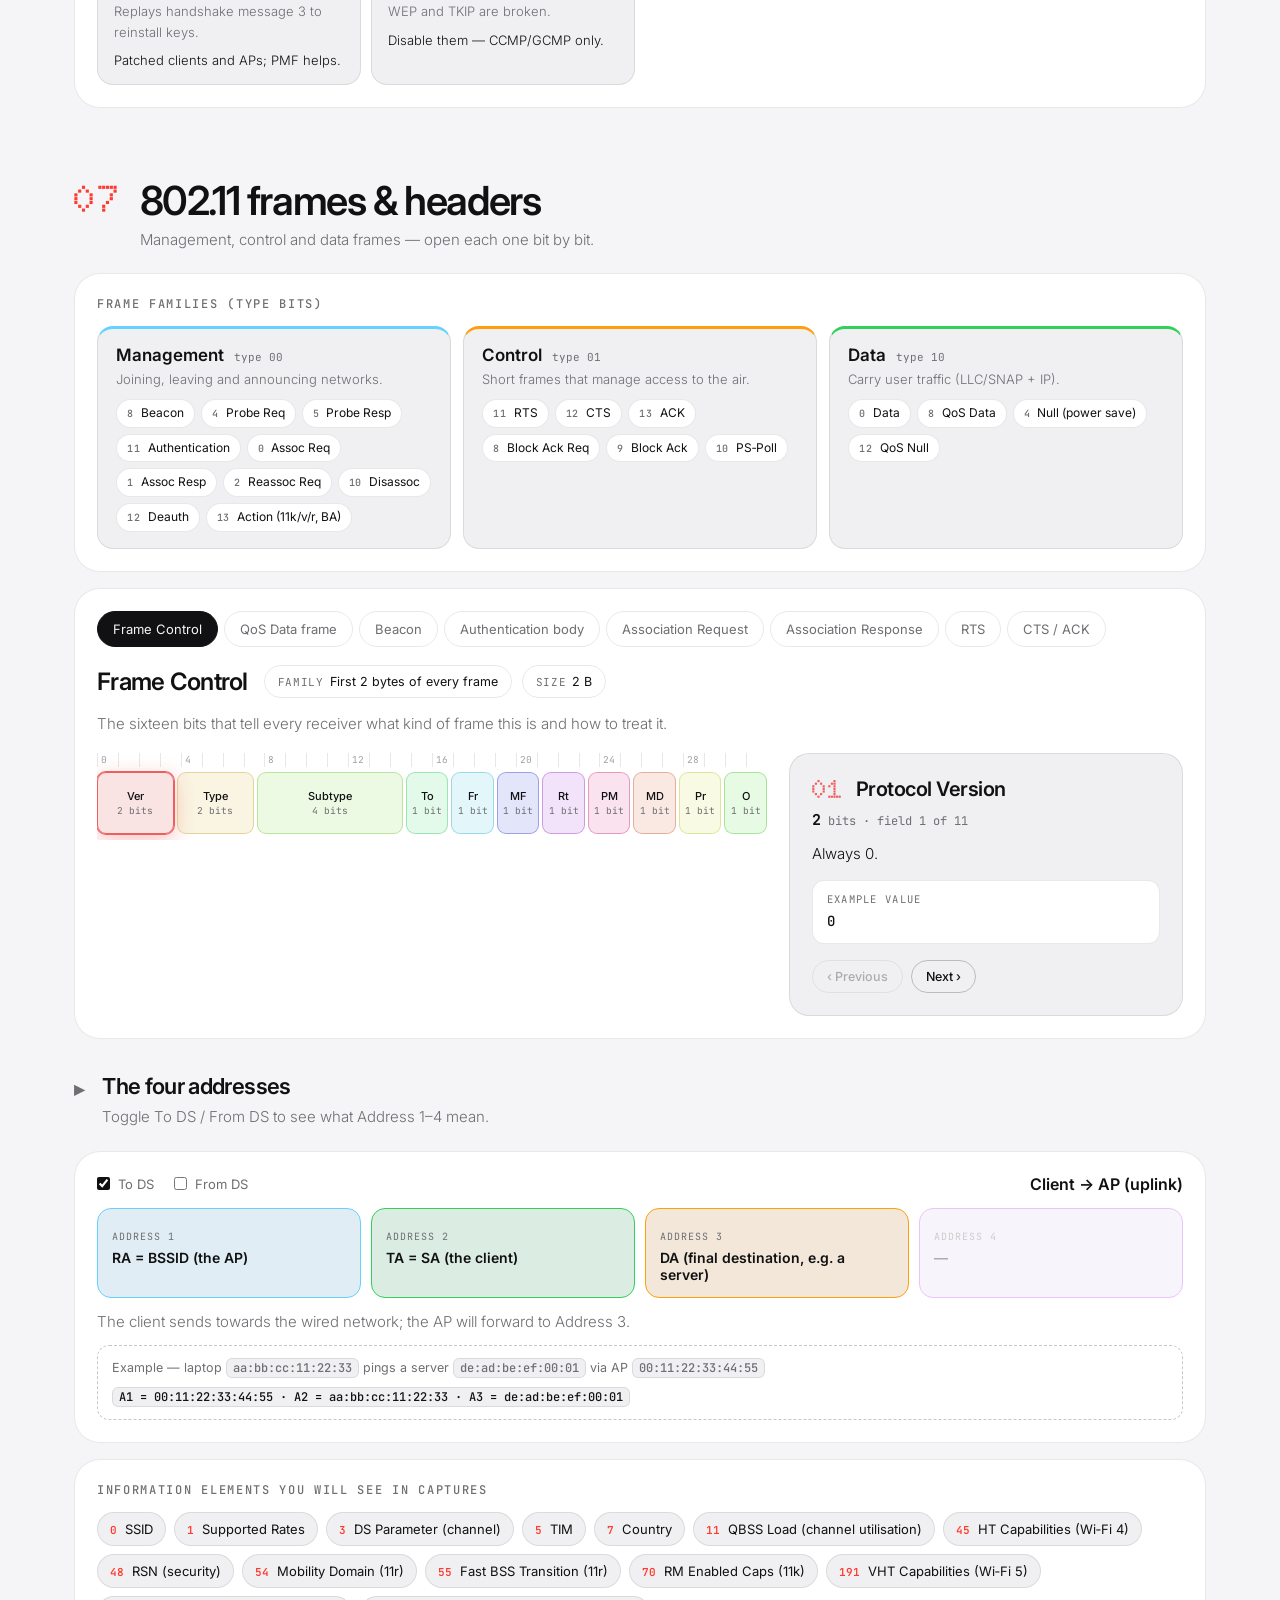
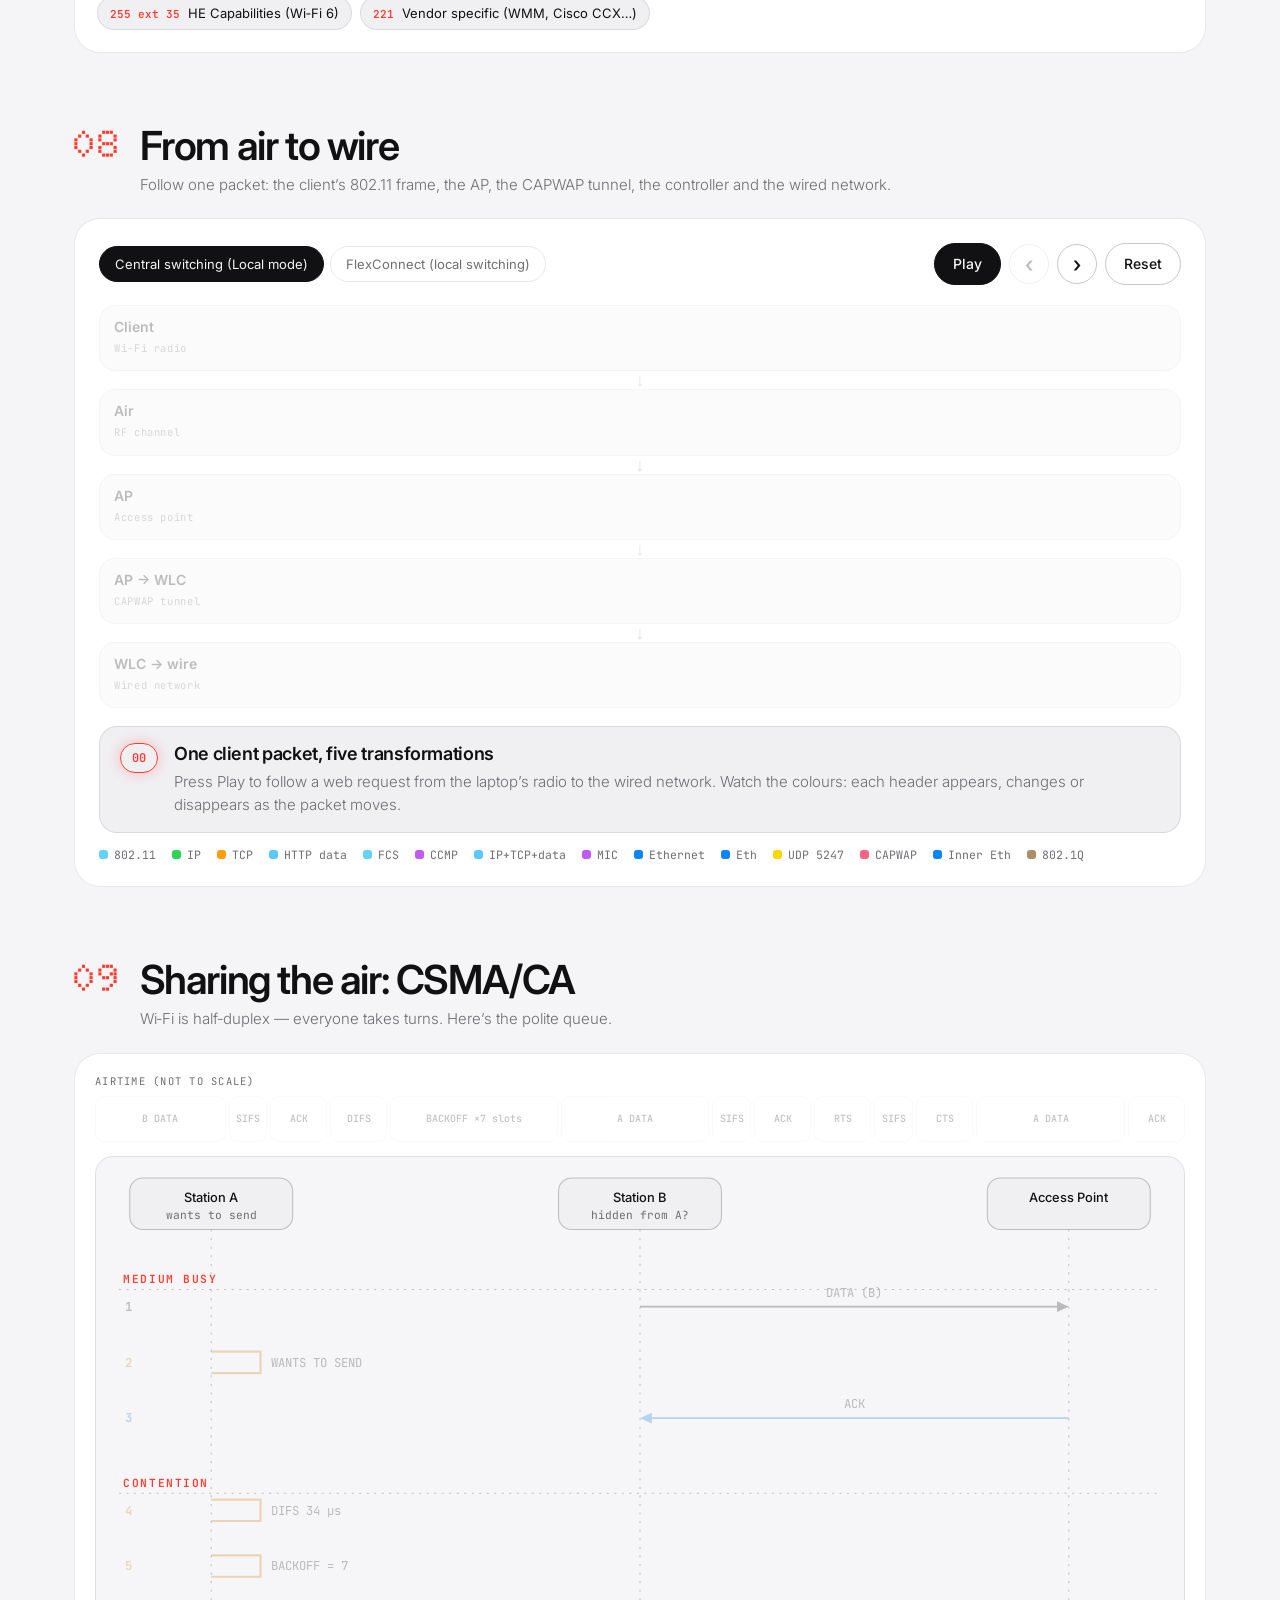
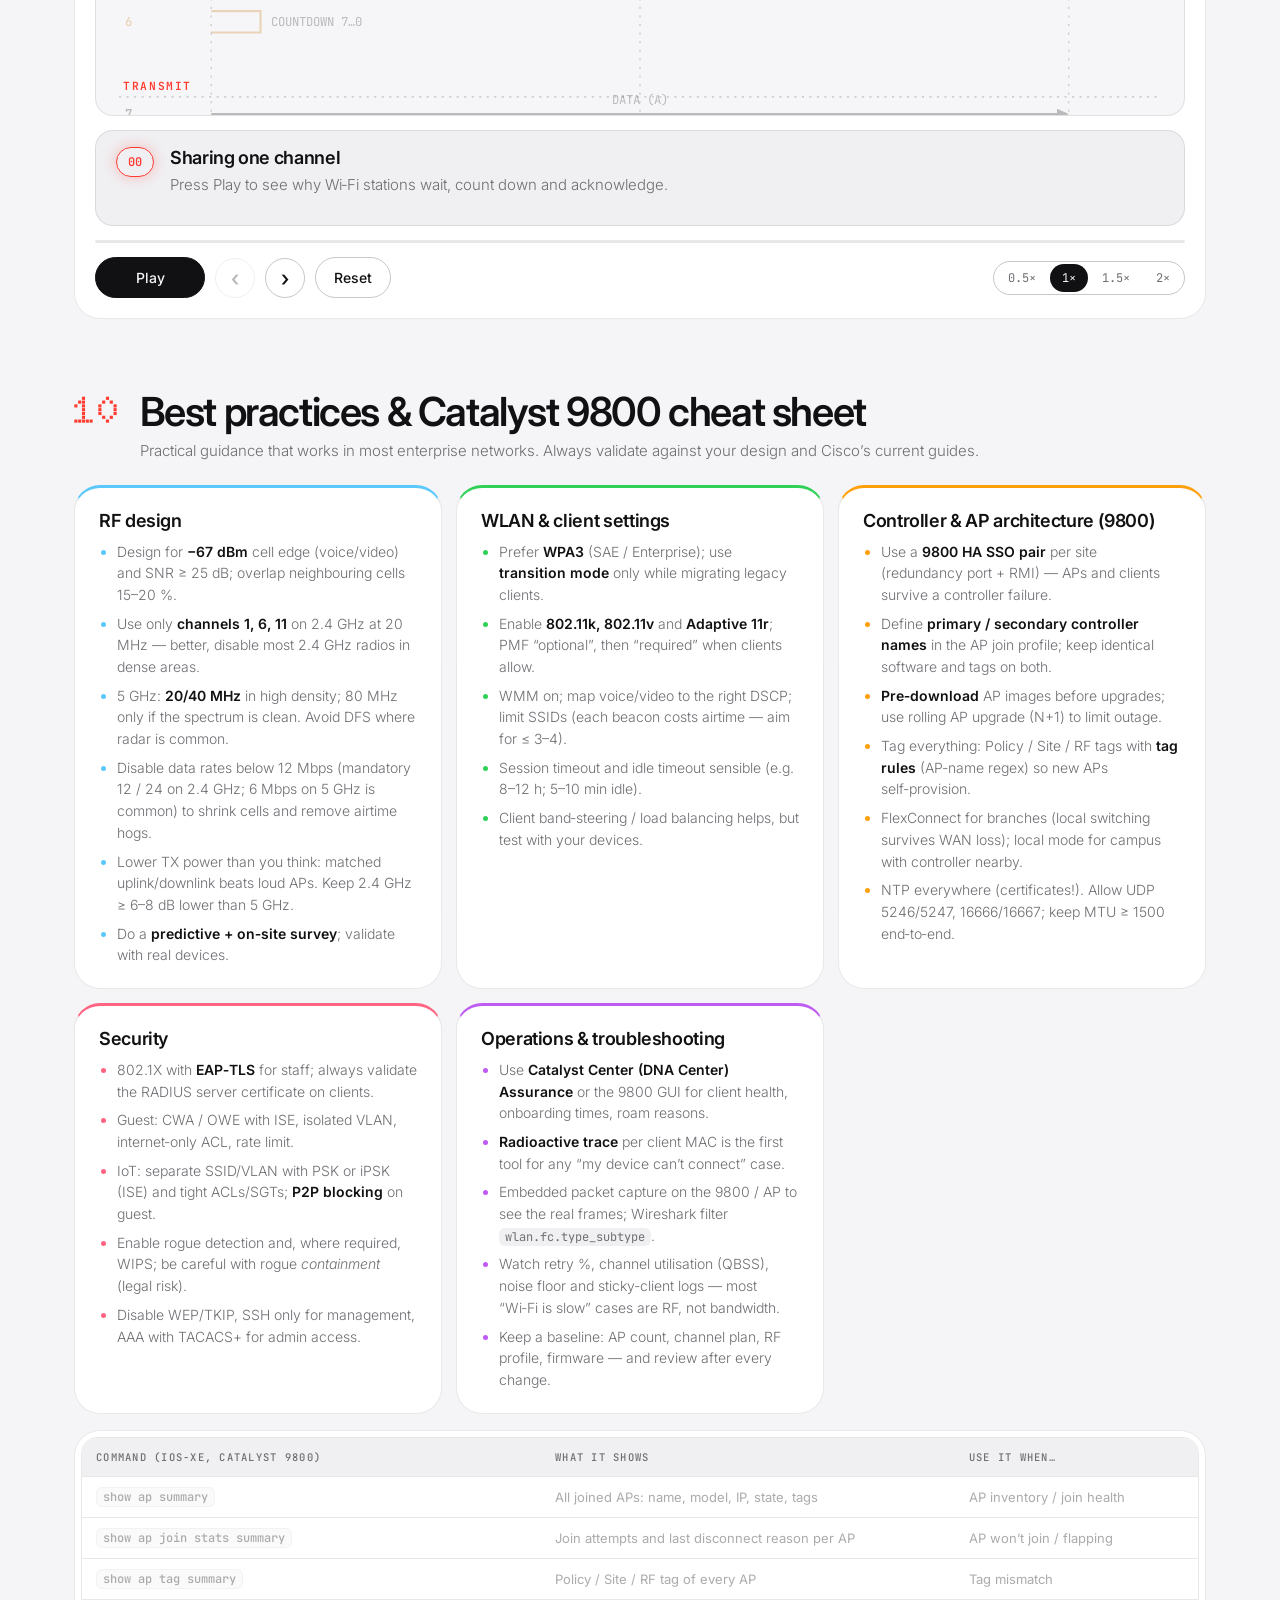
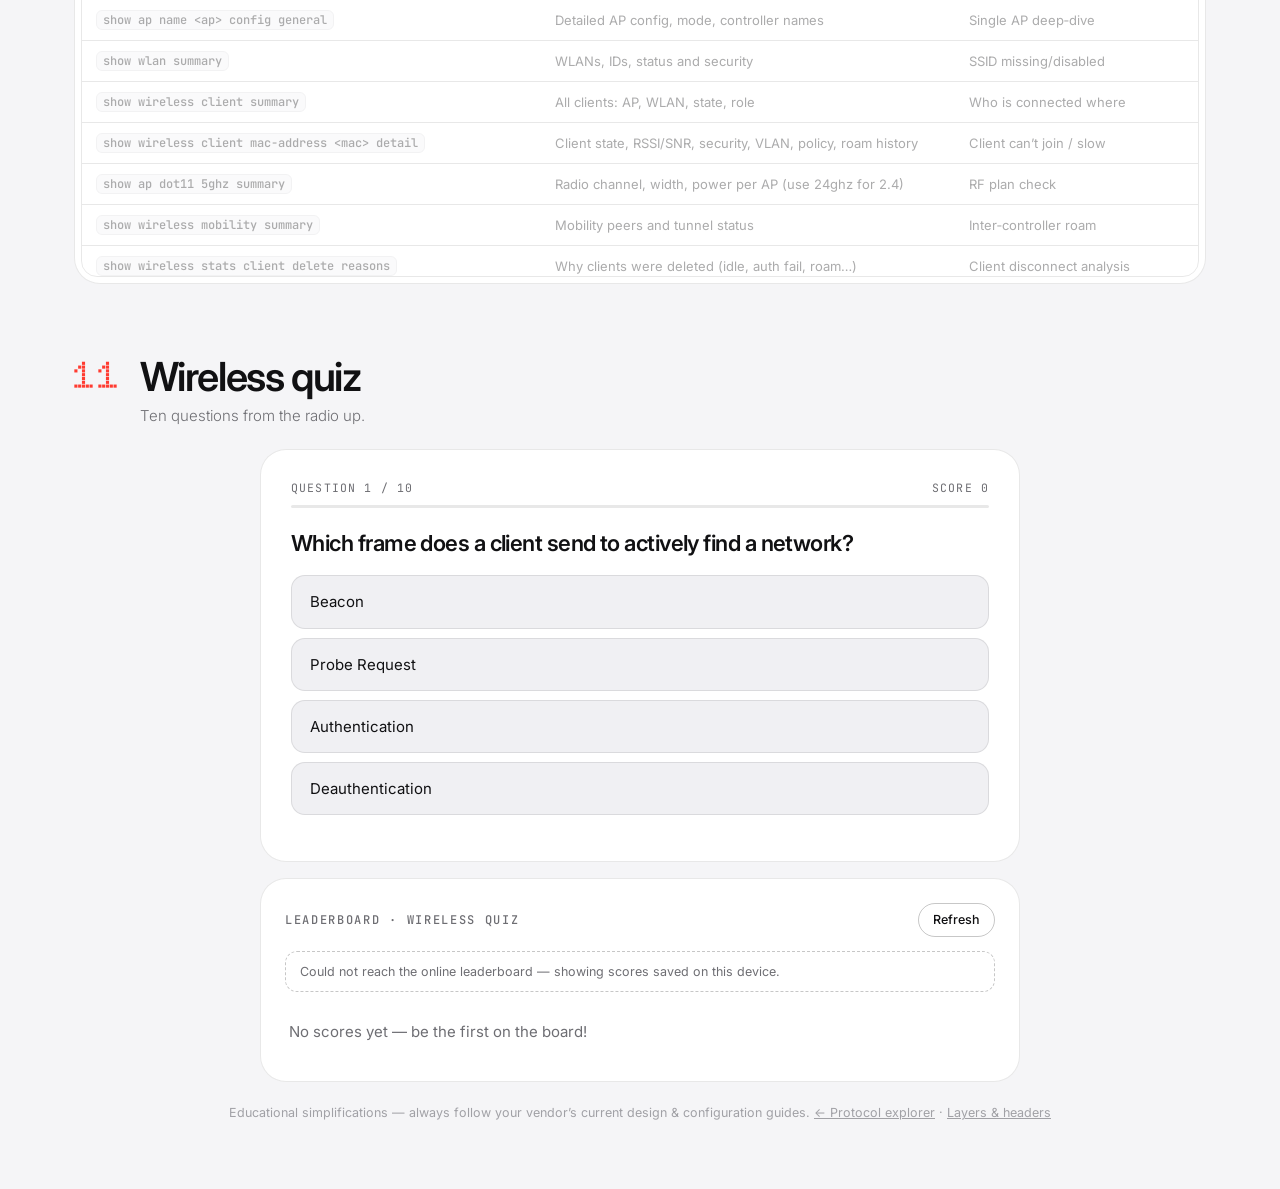
<file: wireless.html>
<!doctype html>
<html lang="en" data-theme="dark">
<head>
<meta charset="utf-8">
<meta name="viewport" content="width=device-width, initial-scale=1">
<title>Wireless Lab — Wi‑Fi explained · PacketFlow</title>
<meta name="description" content="Animated Wi‑Fi learning lab: channels, signal, client join, Catalyst 9800 AP join, roaming (11k/v/r), WPA2/WPA3 security, 802.11 frame headers and best practices.">
<meta name="theme-color" content="#000000">
<link rel="icon" href="data:image/svg+xml,%3Csvg xmlns='http://www.w3.org/2000/svg' viewBox='0 0 32 32'%3E%3Crect width='32' height='32' rx='9' fill='%23000'/%3E%3Ccircle cx='9' cy='16' r='3' fill='%23fff'/%3E%3Ccircle cx='23' cy='16' r='3' fill='%23ff3b30'/%3E%3Cpath d='M12 16h8' stroke='%23fff' stroke-width='1.5' stroke-dasharray='1.5 2.5'/%3E%3C/svg%3E">
<link rel="preconnect" href="https://fonts.googleapis.com">
<link rel="preconnect" href="https://fonts.gstatic.com" crossorigin>
<link href="https://fonts.googleapis.com/css2?family=Doto:wght@500;800&family=Inter:wght@300;400;500;600;700&family=JetBrains+Mono:wght@400;600&display=swap" rel="stylesheet">
<link rel="stylesheet" href="style.css?v=20261128b">
<link rel="stylesheet" href="layers.css?v=20261128b">
<link rel="stylesheet" href="wireless.css?v=20261128b">
</head>
<body class="lpage wpage">
<div class="bg" aria-hidden="true"></div>

<header class="top">
  <a class="brand" href="index.html" aria-label="PacketFlow home">
    <span class="logo"><i></i><b></b><i class="r"></i></span>
    <span class="wm">Packet<em>Flow</em></span>
  </a>
  <div class="spacer"></div>
  <a class="navlink" href="index.html#explore">Protocols</a>
  <a class="navlink" href="layers.html">Layers &amp; Headers</a>
  <a class="navlink hot" href="wireless.html">Wireless</a>
  <button class="icon-btn" id="themeBtn" aria-label="Switch light/dark theme" title="Switch theme">
    <svg viewBox="0 0 24 24" width="18" height="18" fill="none" stroke="currentColor" stroke-width="1.6"><circle cx="12" cy="12" r="8"/><path d="M12 4a8 8 0 0 0 0 16z" fill="currentColor"/></svg></button>
  <a class="icon-btn" id="liLink" href="#" target="_blank" rel="noopener" aria-label="LinkedIn" title="LinkedIn" hidden>
    <svg viewBox="0 0 24 24" width="18" height="18" fill="currentColor"><path d="M20.45 20.45h-3.56v-5.57c0-1.33-.03-3.04-1.85-3.04-1.86 0-2.14 1.45-2.14 2.94v5.67H9.34V9h3.41v1.56h.05c.48-.9 1.64-1.85 3.37-1.85 3.6 0 4.27 2.37 4.27 5.46v6.28zM5.34 7.43a2.06 2.06 0 1 1 0-4.13 2.06 2.06 0 0 1 0 4.13zM7.12 20.45H3.56V9h3.56v11.45zM22.22 0H1.77C.79 0 0 .77 0 1.73v20.54C0 23.23.79 24 1.77 24h20.45c.98 0 1.78-.77 1.78-1.73V1.73C24 .77 23.2 0 22.22 0z"/></svg>
  </a>
  <a class="icon-btn" href="https://github.com/afsalperingodan/packetflow" target="_blank" rel="noopener" aria-label="Source on GitHub" title="Source on GitHub">
    <svg viewBox="0 0 16 16" width="18" height="18" fill="currentColor"><path d="M8 0C3.58 0 0 3.58 0 8c0 3.54 2.29 6.53 5.47 7.59.4.07.55-.17.55-.38 0-.19-.01-.82-.01-1.49-2.01.37-2.53-.49-2.69-.94-.09-.23-.48-.94-.82-1.13-.28-.15-.68-.52-.01-.53.63-.01 1.08.58 1.23.82.72 1.21 1.87.87 2.33.66.07-.52.28-.87.51-1.07-1.78-.2-3.64-.89-3.64-3.95 0-.87.31-1.59.82-2.15-.08-.2-.36-1.02.08-2.12 0 0 .67-.21 2.2.82a7.5 7.5 0 0 1 4 0c1.53-1.04 2.2-.82 2.2-.82.44 1.1.16 1.92.08 2.12.51.56.82 1.27.82 2.15 0 3.07-1.87 3.75-3.65 3.95.29.25.54.73.54 1.48 0 1.07-.01 1.93-.01 2.2 0 .21.15.46.55.38A8.01 8.01 0 0 0 16 8c0-4.42-3.58-8-8-8z"/></svg>
  </a>
</header>

<nav class="wnav" id="wnav" aria-label="Wireless sections">
  <a href="#air">Airwaves</a><a href="#standards">Standards</a><a href="#join">Client join</a><a href="#apjoin">AP join (9800)</a><a href="#roam">Roaming</a><a href="#sec">Security</a><a href="#frames">Frames</a><a href="#wire">Air → wire</a><a href="#csma">CSMA/CA</a><a href="#best">Best practice</a><a href="#wquiz">Quiz</a>
</nav>

<main class="lwrap">
  <section class="lhero">
    <p class="eyebrow"><i></i> Wireless Lab</p>
    <h1 class="big2">How Wi‑Fi <span class="grad">really works.</span></h1>
    <p class="lede">From radio waves and channels to a client joining, an AP joining a Catalyst 9800 controller, roaming and security — every step animated, every frame explained.</p>
    <div class="wdemo" aria-hidden="true"><i class="wr r1"></i><i class="wr r2"></i><i class="wr r3"></i><span class="wap"></span><span class="wcl"></span></div>
  </section>

  <!-- A · airwaves -->
  <section class="lsec" id="air">
    <div class="shead"><span class="sn">01</span><div><h2>The airwaves</h2><p>Wi‑Fi lives in three bands. Pick one, then a channel width, and see how much room there really is.</p></div></div>
    <div class="card bandcard">
      <div class="htabs" id="bandTabs"><button class="on" data-b="24">2.4 GHz</button><button data-b="5">5 GHz</button><button data-b="6">6 GHz (Wi‑Fi 6E/7)</button></div>
      <div class="wopts"><span class="wl">Channel width</span><div class="speed" id="widthSeg"></div><label class="chk" id="usWrap"><input type="checkbox" id="us" checked> US channels only (1–11)</label></div>
      <div id="chartArea"></div>
      <div class="bstats" id="bstats"></div>
      <p class="chnote" id="chnote"></p>
    </div>

    <div class="shead sub"><span class="sn small">▸</span><div><h3 class="h3b">Signal strength &amp; distance</h3><p>Move the client away from the AP and watch RSSI, SNR and the data rate it can sustain.</p></div></div>
    <div class="card simcard">
      <div class="simleft">
        <svg id="simSvg" viewBox="0 0 640 300" role="img" aria-label="AP coverage simulator"></svg>
      </div>
      <div class="simright">
        <div class="ctl2"><label>Distance <b id="dOut">15 m</b></label><input type="range" id="dist" min="1" max="60" value="15"></div>
        <div class="ctl2"><label>Walls in between <b id="wOut">1</b></label><input type="range" id="walls" min="0" max="5" value="1"></div>
        <div class="ctl2"><label>Band</label><div class="speed" id="simBand"><button data-b="24">2.4</button><button data-b="5" class="on">5</button><button data-b="6">6</button></div></div>
        <div class="gauges" id="gauges"></div>
        <p class="simnote">Model: AP transmits 17 dBm, indoor path‑loss exponent 3, 5 dB per wall, noise floor −95 dBm. Real life varies — always do a site survey.</p>
      </div>
    </div>
    <div class="card rssi-table" id="rssiTable"></div>
  </section>

  <!-- B · standards -->
  <section class="lsec" id="standards">
    <div class="shead"><span class="sn">02</span><div><h2>Wi‑Fi generations</h2><p>Each generation raised speed — and from Wi‑Fi 6 on, efficiency in crowded places.</p></div></div>
    <div class="card stdcard"><div class="tscroll"><table id="stdTbl"></table></div></div>
    <div class="amend" id="amend"></div>
  </section>

  <!-- C · client join -->
  <section class="lsec" id="join">
    <div class="shead"><span class="sn">03</span><div><h2>How a client joins Wi‑Fi</h2><p>Beacon → probe → authenticate → associate → secure → get an IP. Pick a security type and press Play.</p></div></div>
    <div class="card flowcard">
      <div class="htabs" id="joinTabs"></div>
      <div class="flowhost" id="joinFlow"></div>
    </div>
  </section>

  <!-- D · AP join -->
  <section class="lsec" id="apjoin">
    <div class="shead"><span class="sn">04</span><div><h2>How an AP joins a Catalyst 9800 WLC</h2><p>Boot, get an IP, find the controller, build a DTLS tunnel, join, download config and go live.</p></div></div>
    <div class="card flowcard">
      <div class="htabs" id="apTabs"></div>
      <div class="flowhost" id="apFlow"></div>
    </div>
    <div class="shead sub"><span class="sn small">▸</span><div><h3 class="h3b">The 9800 tag model</h3><p>An AP gets its behaviour from three tags. Hover a box.</p></div></div>
    <div class="card tagcard" id="tagCard"></div>
    <div class="shead sub"><span class="sn small">▸</span><div><h3 class="h3b">“My AP won’t join” — checklist</h3><p>Work top to bottom; most problems are in the first four.</p></div></div>
    <div class="card trbl" id="trbl"></div>
  </section>

  <!-- E · roaming -->
  <section class="lsec" id="roam">
    <div class="shead"><span class="sn">05</span><div><h2>What happens when a client roams</h2><p>The client decides when to roam. The network can only help — with 802.11k, v and r.</p></div></div>
    <div class="card flowcard">
      <div class="htabs" id="roamTabs"></div>
      <div class="roamscore" id="roamScore"></div>
      <div class="flowhost" id="roamFlow"></div>
    </div>
    <div class="card kvr" id="kvr"></div>
  </section>

  <!-- F · security -->
  <section class="lsec" id="sec">
    <div class="shead"><span class="sn">06</span><div><h2>Wireless security</h2><p>From open networks to WPA3‑Enterprise — and how the encryption keys are really born.</p></div></div>
    <div class="card stdcard"><div class="tscroll"><table id="secTbl"></table></div></div>
    <div class="shead sub"><span class="sn small">▸</span><div><h3 class="h3b">Key hierarchy</h3><p>Click a method to see where the master key (PMK) comes from.</p></div></div>
    <div class="card keycard">
      <div class="htabs" id="keyTabs"></div>
      <div class="keyviz" id="keyViz"></div>
    </div>
    <div class="card attacks" id="attacks"></div>
  </section>

  <!-- G · frames -->
  <section class="lsec" id="frames">
    <div class="shead"><span class="sn">07</span><div><h2>802.11 frames &amp; headers</h2><p>Management, control and data frames — open each one bit by bit.</p></div></div>
    <div class="card typecard" id="ftypes"></div>
    <div class="card hdrcard">
      <div class="htabs" id="htabs" role="tablist"></div>
      <div class="hmeta" id="hmeta"></div>
      <div class="hbody"><div class="hgrid-wrap"><div class="ruler" id="ruler"></div><div class="hgrid" id="hgrid"></div></div><aside class="hdetail" id="hdetail"></aside></div>
    </div>
    <div class="shead sub"><span class="sn small">▸</span><div><h3 class="h3b">The four addresses</h3><p>Toggle To DS / From DS to see what Address 1–4 mean.</p></div></div>
    <div class="card addrcard" id="addrCard"></div>
    <div class="card ies" id="ies"></div>
  </section>

  <!-- H · air to wire -->
  <section class="lsec" id="wire">
    <div class="shead"><span class="sn">08</span><div><h2>From air to wire</h2><p>Follow one packet: the client’s 802.11 frame, the AP, the CAPWAP tunnel, the controller and the wired network.</p></div></div>
    <div class="card encap">
      <div class="etop"><div class="scen" id="wscen"></div>
        <div class="ctl"><button class="btn solid" id="wPlay">Play</button><button class="btn round" id="wPrev" aria-label="Previous">‹</button><button class="btn round" id="wNext" aria-label="Next">›</button><button class="btn ghost" id="wReset">Reset</button></div></div>
      <div class="wstack" id="wstack"></div>
      <div class="caption" id="wcap"></div>
      <div class="legendbar" id="wlegend"></div>
    </div>
  </section>

  <!-- I · CSMA/CA -->
  <section class="lsec" id="csma">
    <div class="shead"><span class="sn">09</span><div><h2>Sharing the air: CSMA/CA</h2><p>Wi‑Fi is half‑duplex — everyone takes turns. Here’s the polite queue.</p></div></div>
    <div class="card flowcard"><div class="airstrip" id="airStrip"></div><div class="flowhost" id="csmaFlow"></div></div>
  </section>

  <!-- J · best practice -->
  <section class="lsec" id="best">
    <div class="shead"><span class="sn">10</span><div><h2>Best practices &amp; Catalyst 9800 cheat sheet</h2><p>Practical guidance that works in most enterprise networks. Always validate against your design and Cisco’s current guides.</p></div></div>
    <div class="bpgrid" id="bpGrid"></div>
    <div class="card stdcard"><div class="tscroll"><table id="cliTbl"></table></div></div>
  </section>

  <!-- K · quiz -->
  <section class="lsec" id="wquiz">
    <div class="shead"><span class="sn">11</span><div><h2>Wireless quiz</h2><p>Ten questions from the radio up.</p></div></div>
    <div class="card quiz" id="quizBox"></div>
    <div class="card board" id="board"></div>
  </section>

  <footer class="foot">Educational simplifications — always follow your vendor’s current design &amp; configuration guides. <a href="index.html" style="text-decoration:underline">← Protocol explorer</a> · <a href="layers.html" style="text-decoration:underline">Layers &amp; headers</a></footer>
</main>

<script src="site.js?v=20261128c"></script>
<script src="board.js?v=20261128b"></script>
<script src="wireless.js?v=20261128b"></script>
<script src="wireless2.js?v=20261128b"></script>
</body>
</html>
</file>
<file: style.css>
/* PacketFlow — minimal, monochrome, one red accent (Nothing × Apple × Starlink) */
:root{
  --bg:#000; --card:#0b0b0d; --card2:#111114; --line:rgba(255,255,255,.09); --line2:rgba(255,255,255,.2);
  --text:#f5f5f7; --muted:#8e8e93; --dim:#5c5c61; --accent:#ff3b30; --on:#000;
  --req:#f5f5f7; --res:#5ac8fa; --ctl:#ffb340; --sec:#32d74b; --lost:#ff453a;
  --dots:rgba(255,255,255,.1); --dots-hi:rgba(255,255,255,.55);
  --font:Inter,-apple-system,BlinkMacSystemFont,"SF Pro Display","Segoe UI",system-ui,sans-serif;
  --dot:Doto,"Space Mono",ui-monospace,monospace; --mono:"JetBrains Mono",ui-monospace,Menlo,Consolas,monospace;
  --ease:cubic-bezier(.2,.8,.2,1);
}
:root[data-theme="light"]{
  --bg:#f5f5f7; --card:#ffffff; --card2:#f0f0f3; --line:rgba(0,0,0,.09); --line2:rgba(0,0,0,.22);
  --text:#111113; --muted:#6e6e73; --dim:#a1a1a6; --accent:#ff3b30; --on:#fff;
  --req:#111113; --res:#0a74da; --ctl:#c77700; --sec:#1a9f3a; --lost:#e0281d;
  --dots:rgba(0,0,0,.11); --dots-hi:rgba(0,0,0,.6);
}
*{box-sizing:border-box;margin:0}
html{scroll-behavior:smooth}
body{background:var(--bg);color:var(--text);font:15px/1.55 var(--font);overflow-x:hidden;-webkit-font-smoothing:antialiased;transition:background .4s}
button{font:inherit;color:inherit;cursor:pointer}
a{color:inherit}
kbd{font:11px var(--mono);border:1px solid var(--line2);border-radius:6px;padding:1px 6px;color:var(--muted)}
.spacer{flex:1}

/* ── background: dot matrix + cursor spotlight ── */
.bg{position:fixed;inset:0;z-index:-1;--mx:50%;--my:30%;
  background-image:radial-gradient(var(--dots) 1.1px,transparent 1.3px);background-size:24px 24px}
.bg::after{content:"";position:absolute;inset:0;background-image:radial-gradient(var(--dots-hi) 1.2px,transparent 1.4px);background-size:24px 24px;
  -webkit-mask-image:radial-gradient(240px at var(--mx) var(--my),#000,transparent);mask-image:radial-gradient(240px at var(--mx) var(--my),#000,transparent)}

/* ── header ── */
.top{position:sticky;top:0;z-index:50;display:flex;align-items:center;gap:10px;padding:12px 24px;
  background:color-mix(in srgb,var(--bg) 72%,transparent);backdrop-filter:saturate(180%) blur(18px);-webkit-backdrop-filter:saturate(180%) blur(18px);border-bottom:1px solid var(--line)}
.brand{display:flex;align-items:center;gap:11px;text-decoration:none}
.logo{display:flex;align-items:center;gap:3px}
.logo i{width:9px;height:9px;border-radius:50%;background:var(--text)}
.logo i.r{background:var(--accent);animation:blink 2.4s infinite}
.logo b{width:16px;height:2px;background:repeating-linear-gradient(90deg,var(--text) 0 3px,transparent 3px 6px);animation:march 1s linear infinite;background-size:6px 2px}
@keyframes march{to{background-position:6px 0}}
@keyframes blink{50%{opacity:.25}}
.wm{font:600 18px var(--font);letter-spacing:-.4px}.wm em{font-style:normal;color:var(--muted);font-weight:400}
.navlink{white-space:nowrap;font-size:13px;color:var(--muted);text-decoration:none;padding:6px 10px;border-radius:99px;transition:.2s}.navlink:hover{color:var(--text);background:var(--card2)}
.free-badge{display:flex;align-items:center;gap:7px;font:500 12px var(--mono);padding:5px 12px;border-radius:99px;border:1px solid var(--line2);color:var(--muted)}
.free-badge i{width:6px;height:6px;border-radius:50%;background:var(--sec);box-shadow:0 0 8px var(--sec)}
.icon-btn{width:36px;height:36px;border-radius:50%;border:1px solid var(--line);background:transparent;display:grid;place-items:center;color:var(--text);text-decoration:none;transition:.25s var(--ease)}
.icon-btn:hover{background:var(--card2);border-color:var(--line2);transform:scale(1.06)}
.menu-btn{display:none}

/* ── buttons ── */
.btn{padding:9px 18px;border-radius:99px;border:1px solid var(--line2);background:transparent;font-size:14px;font-weight:500;transition:.25s var(--ease);text-decoration:none;display:inline-flex;align-items:center;justify-content:center;gap:6px}
.btn:hover:not(:disabled){transform:translateY(-1px);border-color:var(--text)}
.btn:disabled{opacity:.3;cursor:not-allowed}
.btn.solid{background:var(--text);color:var(--bg);border-color:var(--text)}
.btn.solid:hover:not(:disabled){box-shadow:0 8px 28px color-mix(in srgb,var(--text) 25%,transparent)}
.btn.round{width:40px;height:40px;padding:0;font-size:22px;line-height:1}
.btn.solid.playing{animation:pulse 1.8s ease-in-out infinite}
@keyframes pulse{50%{box-shadow:0 0 0 7px color-mix(in srgb,var(--text) 14%,transparent)}}

/* ── landing hero ── */
.landing{position:relative;padding:min(14vh,120px) 24px 0;text-align:center;overflow:hidden}
.landing-in{max-width:980px;margin:auto}
.eyebrow{display:inline-flex;align-items:center;gap:9px;font:500 12px var(--mono);letter-spacing:.14em;text-transform:uppercase;color:var(--muted);padding:6px 14px;border:1px solid var(--line);border-radius:99px}
.eyebrow i{width:7px;height:7px;border-radius:50%;background:var(--accent);animation:blink 1.6s infinite}
h1.big{font-size:clamp(48px,9.5vw,116px);line-height:.98;letter-spacing:-.045em;font-weight:600;margin:26px 0 22px}
.grad{background:linear-gradient(100deg,var(--text) 10%,var(--muted) 60%,var(--accent) 100%);-webkit-background-clip:text;background-clip:text;color:transparent;background-size:200% 100%;animation:sheen 7s ease-in-out infinite alternate}
@keyframes sheen{to{background-position:100% 0}}
.lede{max-width:600px;margin:0 auto;font-size:clamp(16px,2vw,20px);color:var(--muted);font-weight:300}
.cta{display:flex;gap:12px;justify-content:center;margin-top:34px;flex-wrap:wrap}
.cta .btn{padding:13px 26px;font-size:15px}
.stats{display:flex;justify-content:center;gap:clamp(24px,6vw,72px);margin-top:56px}
.stats b{display:block;font:800 clamp(40px,6vw,64px)/1 var(--dot);letter-spacing:.02em}
.stats b.dot{color:var(--text)}
.stats span{font:12px var(--mono);color:var(--muted);letter-spacing:.12em;text-transform:uppercase}
.demo{display:flex;align-items:center;justify-content:center;margin:48px auto 0;gap:0;max-width:420px}
.demo .node-a,.demo .node-b{width:16px;height:16px;border-radius:50%;border:1.5px solid var(--text);flex:none}
.demo .node-b{background:var(--accent);border-color:var(--accent);box-shadow:0 0 22px var(--accent)}
.wire{position:relative;flex:1;height:1px;background:repeating-linear-gradient(90deg,var(--line2) 0 4px,transparent 4px 9px)}
.wire i{position:absolute;top:-3px;width:7px;height:7px;border-radius:50%;background:var(--text);box-shadow:0 0 12px var(--text);animation:travel 2.8s var(--ease) infinite}
.wire i:nth-child(2){animation-delay:.9s;background:var(--res);box-shadow:0 0 12px var(--res)}
.wire i:nth-child(3){animation-delay:1.8s;background:var(--ctl);box-shadow:0 0 12px var(--ctl)}
@keyframes travel{0%{left:0;opacity:0}15%{opacity:1}85%{opacity:1}100%{left:calc(100% - 7px);opacity:0}}
.marquee{margin-top:72px;border-block:1px solid var(--line);overflow:hidden;padding:14px 0;-webkit-mask-image:linear-gradient(90deg,transparent,#000 12%,#000 88%,transparent);mask-image:linear-gradient(90deg,transparent,#000 12%,#000 88%,transparent)}
.marquee #marquee{display:flex;gap:44px;width:max-content;animation:scrollx 60s linear infinite;font:500 14px var(--mono);color:var(--dim);letter-spacing:.14em;text-transform:uppercase;white-space:nowrap}
.marquee span::before{content:"●";color:var(--accent);margin-right:14px;font-size:8px;vertical-align:middle}
@keyframes scrollx{to{transform:translateX(-50%)}}
.reveal{opacity:0;transform:translateY(26px);transition:opacity .9s var(--ease),transform .9s var(--ease)}
.reveal.in{opacity:1;transform:none}
.reveal:nth-child(2){transition-delay:.08s}.reveal:nth-child(3){transition-delay:.16s}.reveal:nth-child(4){transition-delay:.24s}.reveal:nth-child(5){transition-delay:.32s}.reveal:nth-child(6){transition-delay:.4s}

/* ── app layout ── */
.layout{display:grid;grid-template-columns:300px minmax(0,1fr);gap:24px;padding:72px 24px 48px;max-width:1520px;margin:auto;scroll-margin-top:60px}
.side{position:sticky;top:76px;align-self:start;max-height:calc(100vh - 92px);overflow:auto;padding-right:6px;scrollbar-width:thin;scrollbar-color:var(--line2) transparent}
.search{display:flex;align-items:center;gap:9px;padding:11px 14px;border:1px solid var(--line);border-radius:14px;background:var(--card);margin-bottom:10px;color:var(--muted);transition:.25s var(--ease);position:sticky;top:0;z-index:2}
.search:focus-within{border-color:var(--text);color:var(--text)}
.search input{flex:1;background:none;border:0;outline:0;color:var(--text);font:inherit;font-size:14px;min-width:0}
.cat{margin:20px 6px 6px;font:500 11px var(--mono);letter-spacing:.14em;text-transform:uppercase;color:var(--muted);display:flex;justify-content:space-between;align-items:baseline}
.cat small{font-size:11px;color:var(--dim);letter-spacing:0;text-transform:none;font-family:var(--font)}
.pitem{display:flex;align-items:center;gap:12px;width:100%;text-align:left;padding:9px 12px;border-radius:12px;border:1px solid transparent;background:transparent;transition:.25s var(--ease);animation:in .6s var(--ease) both}
.pitem:hover{background:var(--card);border-color:var(--line);transform:translateX(3px)}
.pitem.on{background:var(--text);color:var(--bg)}
.pitem.on small{color:color-mix(in srgb,var(--bg) 65%,transparent)}
.pdot{flex:none;width:8px;height:8px;border-radius:50%;background:var(--c);box-shadow:0 0 10px var(--c)}
.pitem b{display:block;font-size:14px;font-weight:600;letter-spacing:-.01em;line-height:1.25}
.pitem small{display:block;font-size:12px;color:var(--muted);line-height:1.3;font-weight:400}
.pitem span.t{min-width:0}
.empty{color:var(--muted);padding:24px 8px;font-size:14px}
@keyframes in{from{opacity:0;transform:translateY(10px)}}

/* ── cards ── */
.main{min-width:0;display:flex;flex-direction:column;gap:20px}
.card{background:var(--card);border:1px solid var(--line);border-radius:26px}
.hero{padding:34px 34px 28px;animation:in .7s var(--ease) both;position:relative;overflow:hidden}
.hero::after{content:attr(data-abbr);position:absolute;right:-8px;top:-18px;font:800 clamp(80px,13vw,170px)/1 var(--dot);color:var(--text);opacity:.045;pointer-events:none;letter-spacing:.02em}
.hero h1{font-size:clamp(34px,4.6vw,56px);line-height:1;font-weight:600;letter-spacing:-.04em}
.hero .sub{font:500 13px var(--mono);color:var(--muted);letter-spacing:.08em;text-transform:uppercase;margin-bottom:10px;display:flex;align-items:center;gap:9px}
.hero .sub i{width:7px;height:7px;border-radius:50%;background:var(--c);box-shadow:0 0 10px var(--c)}
.hero p.desc{margin-top:14px;color:var(--text);opacity:.85;max-width:66ch;font-size:16.5px;font-weight:300}
.chips{display:flex;flex-wrap:wrap;gap:8px;margin-top:20px}
.chip{font-size:12.5px;padding:6px 13px;border-radius:99px;border:1px solid var(--line);color:var(--text)}
.chip b{color:var(--muted);font-weight:400;margin-right:6px;font-family:var(--mono);font-size:11px;letter-spacing:.06em;text-transform:uppercase}
.analogy{margin-top:22px;padding:16px 20px;border-radius:18px;background:var(--card2);border:1px solid var(--line);display:flex;gap:14px;position:relative}
.analogy::before{content:"";position:absolute;left:0;top:14px;bottom:14px;width:2px;border-radius:2px;background:var(--accent)}
.analogy em{font:500 11px var(--mono);font-style:normal;letter-spacing:.14em;text-transform:uppercase;color:var(--accent);display:block;margin-bottom:3px}
.analogy div{padding-left:6px;font-size:15px}

/* ── stage ── */
.stage-card{overflow:hidden}
.stage-head{display:flex;justify-content:space-between;align-items:center;flex-wrap:wrap;gap:12px;padding:18px 22px 0}
.tabs{display:flex;padding:3px;border-radius:99px;background:var(--card2);border:1px solid var(--line)}
.tab{border:0;background:none;padding:6px 18px;border-radius:99px;font-size:13px;font-weight:500;color:var(--muted);transition:.3s var(--ease)}
.tab.on{background:var(--text);color:var(--bg)}
.legend{display:flex;gap:14px;flex-wrap:wrap;font:11.5px var(--mono);color:var(--muted)}
.legend i{display:inline-block;width:7px;height:7px;border-radius:50%;margin-right:6px;box-shadow:0 0 8px currentColor}
.stage-body{position:relative}
.view{display:none}.view.on{display:block;animation:fade .5s}
@keyframes fade{from{opacity:0}}
#stage{width:100%;height:auto;display:block;max-height:540px}
.seq-scroll{max-height:500px;overflow:auto;padding:8px 14px}
#seq{width:100%;display:block}

/* svg bits */
.link{stroke:var(--line2);stroke-width:1.5;stroke-linecap:round;fill:none;transition:.4s}
.link.flow{stroke-dasharray:2 8;animation:dash 1.6s linear infinite}
.link.wifi{stroke-dasharray:1 9;stroke-width:3;animation:dash 1s linear infinite}
.link.on{stroke:var(--lc,var(--text));stroke-width:2.4;filter:drop-shadow(0 0 5px var(--lc,var(--text)))}
@keyframes dash{to{stroke-dashoffset:-20}}
.node .bgc{fill:var(--card);stroke:var(--line2);stroke-width:1.3;transition:.4s}
.node .ico{stroke:var(--text);fill:none;stroke-width:1.5;stroke-linecap:round;stroke-linejoin:round}
.node .ico .f{fill:color-mix(in srgb,var(--text) 8%,transparent)}
.node .ico .dot{fill:var(--accent);stroke:none}
.node text{text-anchor:middle;fill:var(--text)}
.node .nl{font:500 14px var(--font);letter-spacing:-.01em}
.node .ni{font:11.5px var(--mono);fill:var(--muted)}
.node .ring{fill:none;stroke:var(--text);stroke-width:1.5;opacity:0;transform-origin:center;transform-box:fill-box}
.node.active .bgc{stroke:var(--text);stroke-width:1.8;filter:drop-shadow(0 0 12px color-mix(in srgb,var(--text) 45%,transparent))}
.node.hit .ring{animation:ring 1.2s ease-out}
.node.hit .ico{animation:pop .7s var(--ease)}
@keyframes ring{0%{opacity:.8;transform:scale(.95)}100%{opacity:0;transform:scale(1.9)}}
@keyframes pop{40%{transform:scale(1.12)}}
.node .idle{animation:bob 5s ease-in-out infinite;transform-box:fill-box;transform-origin:center}
@keyframes bob{50%{transform:translateY(-3px)}}
.node.local .bgc{stroke:var(--ctl);filter:drop-shadow(0 0 14px var(--ctl))}
.pkt .core{filter:drop-shadow(0 0 8px var(--pc))}
.pkt text{font:600 11px var(--mono);text-anchor:middle;fill:var(--on)}
.pkt .pill{fill:var(--pc)}
.trail{fill:var(--tc);animation:trail .9s ease-out forwards;transform-box:fill-box;transform-origin:center}
@keyframes trail{from{opacity:.55;transform:scale(1)}to{opacity:0;transform:scale(.15)}}
.burst{stroke:var(--lost);fill:none;stroke-width:2;animation:burst 1s ease-out forwards;transform-box:fill-box;transform-origin:center}
@keyframes burst{from{opacity:1;transform:scale(.4)}to{opacity:0;transform:scale(2.6)}}
.badge-pill rect{fill:var(--ctl)}.badge-pill text{font:600 11px var(--mono);fill:#000;text-anchor:middle}
.badge-pill{animation:rise 1.6s ease-out forwards}
@keyframes rise{0%{opacity:0;transform:translateY(8px)}15%{opacity:1}85%{opacity:1}100%{opacity:0;transform:translateY(-14px)}}

/* sequence */
.seq-life{stroke:var(--line2);stroke-dasharray:2 6}
.seq-head rect{fill:var(--card2);stroke:var(--line2)}
.seq-head text{font:500 12px var(--font);fill:var(--text);text-anchor:middle}
.seq-head .ip{font:10.5px var(--mono);fill:var(--muted)}
.seq-row{opacity:.26;cursor:pointer;transition:opacity .4s}
.seq-row:hover{opacity:.7}
.seq-row.seen{opacity:1}
.seq-row line{stroke:var(--c);stroke-width:1.8}
.seq-row path.ah{fill:var(--c)}
.seq-row text{font:11.5px var(--mono);fill:var(--text);text-anchor:middle}
.seq-row text.sm{fill:var(--muted);font-size:10.5px}
.seq-row .num{fill:var(--c);font-weight:600}
.seq-row.cur line.main{stroke-dasharray:700;animation:draw 1s var(--ease) forwards}
.seq-row.cur text{font-weight:600}
.seq-row .hl{fill:var(--c);opacity:0;fill-opacity:.08}
.seq-row.cur .hl{opacity:1}
@keyframes draw{from{stroke-dashoffset:700}to{stroke-dashoffset:0}}

/* caption / controls */
.caption{margin:14px 22px 0;padding:16px 20px;border-radius:18px;background:var(--card2);border:1px solid var(--line);min-height:96px;display:flex;gap:16px;align-items:flex-start}
.caption .num{flex:none;font:600 12px var(--mono);padding:6px 11px;border-radius:99px;border:1px solid var(--cc,var(--text));color:var(--cc,var(--text));box-shadow:0 0 14px color-mix(in srgb,var(--cc,var(--text)) 30%,transparent)}
.caption h4{font-size:18px;line-height:1.25;letter-spacing:-.02em;font-weight:600}
.caption p{color:var(--muted);margin-top:4px;font-weight:300;font-size:15px}
.caption .body{animation:slide .6s var(--ease) both;min-width:0}
@keyframes slide{from{opacity:0;transform:translateX(16px)}}
.progress{margin:16px 22px 0;height:3px;border-radius:9px;background:var(--line);overflow:hidden}
.progress b{display:block;height:100%;width:0;background:var(--text);border-radius:9px;transition:width .8s var(--ease)}
.controls{display:flex;gap:10px;align-items:center;flex-wrap:wrap;padding:16px 22px 22px}
.controls .btn.solid{min-width:110px}
.speed{display:flex;border:1px solid var(--line2);border-radius:99px;overflow:hidden;padding:2px;gap:2px}
.speed button{border:0;background:none;padding:6px 12px;font:12px var(--mono);color:var(--muted);border-radius:99px;transition:.25s}
.speed button.on{background:var(--text);color:var(--bg)}

/* table + inspector */
.grid2{display:grid;grid-template-columns:minmax(0,1.7fr) minmax(300px,1fr);gap:20px}
.table-card,.inspect{padding:22px}
h3{font:500 12px var(--mono);letter-spacing:.14em;text-transform:uppercase;margin-bottom:14px;color:var(--muted)}
h3 small{text-transform:none;letter-spacing:0;color:var(--dim);margin-left:10px;font-family:var(--font)}
.tscroll{overflow:auto;max-height:440px;border-radius:16px;border:1px solid var(--line)}
table{border-collapse:collapse;width:100%;font:12px var(--mono);min-width:640px}
th{position:sticky;top:0;background:var(--card2);text-align:left;padding:10px 12px;color:var(--muted);font-weight:500;font-size:10.5px;letter-spacing:.12em;text-transform:uppercase}
td{padding:10px 12px;border-top:1px solid var(--line);white-space:nowrap}
td.info{white-space:normal;min-width:230px;font-family:var(--font);font-size:13px}
tbody tr{cursor:pointer;opacity:.35;transition:.4s}
tbody tr:hover{opacity:.8;background:var(--card2)}
tbody tr.seen{opacity:1}
tbody tr.cur{opacity:1;background:color-mix(in srgb,var(--c) 14%,transparent);box-shadow:inset 2px 0 var(--c);animation:rowin .8s}
tbody tr.lostrow td.info{color:var(--lost)}
@keyframes rowin{from{background:color-mix(in srgb,var(--c) 40%,transparent)}}
.pb{display:inline-flex;align-items:center;gap:6px;padding:2px 9px;border-radius:99px;border:1px solid var(--line2);font-weight:500;font-size:11px}
.pb::before{content:"";width:6px;height:6px;border-radius:50%;background:var(--c)}
.inspect .head{display:flex;align-items:center;gap:10px;margin-bottom:6px;flex-wrap:wrap}
.inspect .t{font-weight:600;font-size:17px;letter-spacing:-.02em}
.inspect .route{font:12px var(--mono);color:var(--muted)}
.fields{display:grid;gap:6px;margin-top:14px}
.field{display:flex;justify-content:space-between;gap:14px;padding:9px 12px;border-radius:12px;background:var(--card2);border:1px solid var(--line);font-size:13px;animation:slide .5s var(--ease) both}
.field span{color:var(--muted)}
.field b{font:500 12px var(--mono);text-align:right;word-break:break-word}
.sizebar{margin-top:18px;font:12px var(--mono);color:var(--muted)}
.sizebar b{color:var(--text);font-weight:500}
.sizebar .bar{display:flex;height:6px;border-radius:6px;overflow:hidden;margin-top:8px;background:var(--line);gap:2px}
.sizebar .bar i{display:block;transition:width .8s var(--ease);border-radius:6px}
.tipbox{margin-top:18px;padding:14px 16px;border-radius:16px;border:1px dashed var(--line2);font-size:13.5px;color:var(--muted);font-weight:300}
.tipbox b{color:var(--text);font-weight:600;font-family:var(--mono);font-size:11px;letter-spacing:.12em;text-transform:uppercase;display:block;margin-bottom:3px}
.foot{color:var(--dim);font-size:12.5px;text-align:center;padding:18px 0 0;line-height:2}

@media (max-width:1000px){
  .layout{grid-template-columns:1fr;padding-top:48px}
  .menu-btn{display:grid}
  .side{position:fixed;inset:61px auto 0 0;width:min(86vw,330px);z-index:60;background:var(--bg);padding:14px;border-right:1px solid var(--line);transform:translateX(-102%);transition:.4s var(--ease);max-height:none}
  .side.open{transform:none;box-shadow:0 0 80px rgba(0,0,0,.6)}
  .grid2{grid-template-columns:1fr}
  .free-badge,.navlink{display:none}
}
@media (max-width:560px){
  .top{padding:10px 14px}.layout{padding:40px 12px 32px}
  .hero{padding:24px 20px}.caption{flex-direction:column;gap:10px}
  .stats{gap:22px}.legend{display:none}
}
@media (prefers-reduced-motion:reduce){*{animation-duration:.01s!important;animation-iteration-count:1!important;transition-duration:.01s!important}.reveal{opacity:1;transform:none}}

/* ── workspace + split view ── */
.workspace{display:flex;flex-direction:column;gap:20px;scroll-margin-top:72px}
.stage-tools{display:flex;align-items:center;gap:10px;flex-wrap:wrap}
.btn.mini{padding:6px 14px;font-size:12.5px}
.btn.mini.on{background:var(--text);color:var(--bg);border-color:var(--text)}
.icon-btn[hidden]{display:none}
#splitBtn{display:none}
@media (min-width:1100px){
  #splitBtn{display:inline-flex}
  .workspace.split{display:grid;grid-template-columns:minmax(0,1.5fr) minmax(0,1fr);gap:16px;align-items:stretch;
    height:calc(100vh - 88px);min-height:600px;position:sticky;top:72px}
  .split .stage-card{display:flex;flex-direction:column;min-height:0}
  .split .stage-head{padding:14px 18px 0}
  .split .legend{display:none}
  .split .stage-body{flex:1;min-height:0;display:flex}
  .split .view.on{flex:1;min-height:0;display:flex;width:100%}
  .split #stage{height:100%;max-height:none;width:100%}
  .split .node .nl{font-size:17px}.split .node .ni{font-size:13.5px}.split .pkt text{font-size:13px}
  .split .seq-scroll{max-height:none;height:100%;width:100%}
  .split .caption{min-height:0;margin:8px 16px 0;padding:12px 16px}
  .split .caption h4{font-size:16px}.split .caption p{font-size:13.5px;margin-top:2px}
  .split .progress{margin:12px 16px 0}.split .controls{padding:12px 16px 16px}
  .split .rightcol{display:flex;flex-direction:column;gap:16px;min-height:0}
  .split .table-card{flex:1.5;min-height:0;display:flex;flex-direction:column;padding:16px}
  .split .tscroll{flex:1;max-height:none;min-height:0}
  .split table{min-width:0}
  .split th:nth-child(2),.split td:nth-child(2),.split th:nth-child(7),.split td:nth-child(7){display:none}
  .split td.info{min-width:140px}
  .split .inspect{flex:1;min-height:0;overflow:auto;padding:16px}
  .split .inspect .tipbox,.split .inspect .sizebar{display:none}
}
.navlink.hot{color:var(--text)}
@media (min-width:1100px){
  .split th,.split td{padding:9px 7px;font-size:11px}
  .split td:nth-child(3),.split td:nth-child(4){max-width:104px;overflow:hidden;text-overflow:ellipsis}
  .split td.info{min-width:0;font-size:12px}
  .split .pb{padding:2px 7px;font-size:10.5px}
}

/* ── dot‑matrix navigation ── */
.navlink{font:800 16px/1 var(--dot);letter-spacing:.08em;text-transform:uppercase;padding:9px 14px;border-radius:8px;color:var(--muted);text-rendering:geometricPrecision;-webkit-font-smoothing:antialiased;transition:.2s var(--ease)}
.navlink:hover{color:var(--bg);background:var(--text)}
.navlink.hot{color:var(--text);box-shadow:inset 0 -2px 0 var(--accent);border-radius:8px 8px 2px 2px}
</file>
<file: layers.css>
/* PacketFlow — Layers & Headers page */
.lwrap{max-width:1180px;margin:auto;padding:0 24px 64px}
.lhero{text-align:center;padding:min(11vh,96px) 0 40px}
.big2{font-size:clamp(44px,8vw,96px);line-height:1;letter-spacing:-.045em;font-weight:600;margin:24px 0 18px}
.jump{display:flex;gap:10px;justify-content:center;flex-wrap:wrap;margin-top:30px}
.jump a{font:500 12.5px var(--mono);letter-spacing:.06em;text-decoration:none;color:var(--muted);padding:8px 16px;border:1px solid var(--line);border-radius:99px;transition:.25s var(--ease)}
.jump a:hover{color:var(--bg);background:var(--text);border-color:var(--text);transform:translateY(-2px)}
.lsec{padding-top:72px;scroll-margin-top:60px}
.shead{display:flex;gap:18px;align-items:flex-start;margin-bottom:22px}
.shead h2{font-size:clamp(26px,3.6vw,40px);letter-spacing:-.035em;line-height:1.05;font-weight:600}
.shead p{color:var(--muted);margin-top:6px;font-weight:300}
.sn{font:800 38px/1 var(--dot);color:var(--accent);letter-spacing:.02em}

/* stack */
.stackcard{display:grid;grid-template-columns:minmax(0,1.25fr) minmax(0,1fr);gap:0;overflow:hidden}
.stackgrid{display:grid;grid-template-columns:1fr 130px;grid-template-rows:repeat(7,64px);gap:8px;padding:24px}
.lrow{grid-column:1;display:flex;align-items:center;gap:16px;padding:0 18px;border-radius:16px;border:1px solid var(--line);background:var(--card2);text-align:left;position:relative;overflow:hidden;transition:.3s var(--ease);animation:in .7s var(--ease) both}
.lrow::before{content:"";position:absolute;left:0;top:0;bottom:0;width:3px;background:var(--c);transition:.3s}
.lrow:hover{transform:translateX(5px);border-color:var(--line2)}
.lrow.on{background:color-mix(in srgb,var(--c) 14%,var(--card2));border-color:var(--c);transform:translateX(8px)}
.lrow.on::before{width:6px}
.ln{font:800 30px/1 var(--dot);color:var(--c);min-width:26px;text-align:center}
.lt b{display:block;font-size:17px;font-weight:600;letter-spacing:-.02em}
.lt small{font:11.5px var(--mono);color:var(--muted)}
.tbox{grid-column:2;border:1px dashed var(--line2);border-radius:14px;display:grid;place-items:center;font:500 11px var(--mono);letter-spacing:.1em;text-transform:uppercase;color:var(--muted);text-align:center;padding:4px}
.ldetail{padding:34px 34px 30px;border-left:1px solid var(--line);position:relative;background:radial-gradient(500px 260px at 100% 0,color-mix(in srgb,var(--c,#888) 14%,transparent),transparent)}
.ld-num{font:800 96px/1 var(--dot);color:var(--c);opacity:.9;position:absolute;right:20px;top:6px;opacity:.18}
.ldetail h3{font:600 28px var(--font);letter-spacing:-.03em;text-transform:none;color:var(--text);margin-bottom:10px;animation:slide .5s var(--ease)}
.ld-job{font-size:16.5px;font-weight:300;margin-bottom:18px;animation:slide .6s var(--ease)}
.ldetail dl{display:grid;grid-template-columns:110px 1fr;gap:10px 14px;font-size:14px}
.ldetail dt{color:var(--muted);font:11px var(--mono);letter-spacing:.1em;text-transform:uppercase;padding-top:3px}
.ldetail dd{margin:0}
.mnem{margin-top:16px;color:var(--muted);font-size:13.5px;text-align:center;font-weight:300}
.mnem b{color:var(--text);font-weight:600}

/* encapsulation */
.encap{padding:24px}
.etop{display:flex;justify-content:space-between;gap:14px;flex-wrap:wrap;align-items:center;margin-bottom:20px}
.scen{display:flex;gap:6px;flex-wrap:wrap}
.scen button{border:1px solid var(--line);background:transparent;padding:7px 15px;border-radius:99px;font-size:13px;color:var(--muted);transition:.25s var(--ease)}
.scen button:hover{color:var(--text);border-color:var(--line2)}
.scen button.on{background:var(--text);color:var(--bg);border-color:var(--text)}
.ctl{display:flex;gap:8px;align-items:center}
.ecols{display:grid;grid-template-columns:minmax(0,1fr) 84px minmax(0,1fr);gap:10px}
.ecol h4{font:500 11px var(--mono);letter-spacing:.14em;text-transform:uppercase;color:var(--muted);margin-bottom:10px;text-align:center}
.erow{display:flex;align-items:center;gap:10px;height:50px;margin-bottom:6px;padding:0 10px;border:1px solid var(--line);border-radius:13px;background:var(--card2);opacity:.28;transition:.5s var(--ease);overflow:hidden}
.erow.on{opacity:1;border-color:color-mix(in srgb,var(--c) 45%,var(--line))}
.erow.cur{border-color:var(--c);box-shadow:0 0 0 1px var(--c),0 0 24px color-mix(in srgb,var(--c) 30%,transparent);transform:scale(1.015)}
.elab{flex:none;width:92px;font:500 10.5px var(--mono);letter-spacing:.04em;color:var(--muted);display:flex;align-items:center;gap:7px;white-space:nowrap}
.elab b{font:800 18px/1 var(--dot);color:var(--c)}
.ebar{display:flex;gap:2px;flex:1;min-width:0;overflow:hidden;align-items:center}
.seg{flex:none;height:34px;border-radius:7px;background:color-mix(in srgb,var(--sc) 20%,transparent);border:1px solid var(--sc);display:flex;flex-direction:column;align-items:center;justify-content:center;line-height:1.05;overflow:hidden;opacity:0;transform:scaleX(.4);transform-origin:left}
.erow.on .seg{animation:segin .6s var(--ease) forwards}
.seg.d{background:color-mix(in srgb,var(--sc) 34%,transparent)}
.seg b{font:600 10.5px var(--mono);color:var(--text);white-space:nowrap;max-width:100%;overflow:hidden;text-overflow:ellipsis;padding:0 3px}
.seg small{font:9px var(--mono);color:var(--muted)}
.seg.strip{animation:strip 2s ease-in-out infinite!important}
@keyframes segin{to{opacity:1;transform:none}}
@keyframes strip{0%,100%{box-shadow:none}50%{box-shadow:0 0 14px var(--sc);background:color-mix(in srgb,var(--sc) 50%,transparent)}}
.unused{font:11px var(--mono);color:var(--dim);letter-spacing:.06em}
.bits{overflow:hidden;white-space:nowrap;width:100%;font:11px var(--mono);color:var(--c);letter-spacing:.1em;opacity:0}
.erow.on .bits{opacity:1}
.bits span{display:inline-block;animation:bitscroll 6s linear infinite}
@keyframes bitscroll{from{transform:translateX(0)}to{transform:translateX(-50%)}}
.ewire{position:relative;display:flex;flex-direction:column;align-items:center;justify-content:center;gap:6px;min-height:100%;border-inline:1px dashed var(--line2);font:500 9.5px var(--mono);letter-spacing:.14em;text-transform:uppercase;color:var(--dim);writing-mode:vertical-rl;transform:none;transition:.4s}
.ewire span{writing-mode:vertical-rl}
.ewire i{position:absolute;left:50%;width:7px;height:7px;margin-left:-3px;border-radius:50%;background:var(--text);opacity:0;top:8%}
.ewire.active{border-color:var(--accent);color:var(--text)}
.ewire.active i{animation:wiredot 1.8s var(--ease) infinite}
.ewire.active i:nth-of-type(2){animation-delay:.3s;background:var(--res)}.ewire.active i:nth-of-type(3){animation-delay:.6s;background:var(--ctl)}
@keyframes wiredot{0%{top:4%;opacity:0}20%{opacity:1}80%{opacity:1}100%{top:92%;opacity:0}}
.encap .caption{margin:18px 0 0}
.legendbar{display:flex;flex-wrap:wrap;gap:16px;margin-top:14px;font:11.5px var(--mono);color:var(--muted)}
.legendbar i{display:inline-block;width:9px;height:9px;border-radius:3px;margin-right:6px}

/* header explorer */
.hdrcard{padding:22px}
.htabs{display:flex;gap:6px;flex-wrap:wrap;margin-bottom:18px}
.htabs button{border:1px solid var(--line);background:transparent;padding:7px 15px;border-radius:99px;font-size:13px;color:var(--muted);transition:.25s var(--ease)}
.htabs button:hover{color:var(--text);border-color:var(--line2)}
.htabs button.on{background:var(--text);color:var(--bg);border-color:var(--text)}
.hmeta{display:flex;align-items:center;gap:10px;flex-wrap:wrap;margin-bottom:18px}
.hmeta h3{font:600 24px var(--font);letter-spacing:-.03em;text-transform:none;color:var(--text);margin:0 6px 0 0}
.hmeta p{flex-basis:100%;color:var(--muted);font-weight:300;margin-top:4px}
.hbody{display:grid;grid-template-columns:minmax(0,1.7fr) minmax(250px,1fr);gap:22px;align-items:start}
.hgrid-wrap{overflow-x:auto;padding-bottom:6px}
.ruler{display:grid;grid-template-columns:repeat(32,1fr);min-width:640px;font:9.5px var(--mono);color:var(--dim);margin-bottom:5px}
.ruler i{font-style:normal;border-left:1px solid var(--line);padding-left:3px;height:14px}
.hgrid{min-width:640px;display:flex;flex-direction:column;gap:5px}
.hrow{display:flex;gap:3px}
.hf{height:62px;border-radius:9px;border:1px solid hsl(var(--hue) 55% 60% / .55);background:hsl(var(--hue) 70% 55% / .14);display:flex;flex-direction:column;align-items:center;justify-content:center;padding:2px 3px;overflow:hidden;color:var(--text);transition:.25s var(--ease);animation:in .6s var(--ease) both;position:relative}
:root[data-theme="light"] .hf{background:hsl(var(--hue) 70% 50% / .13)}
.hf span{font:500 11px var(--font);letter-spacing:-.01em;line-height:1.15;text-align:center;max-width:100%;overflow:hidden;text-overflow:ellipsis;display:-webkit-box;-webkit-line-clamp:2;-webkit-box-orient:vertical}
.hf em{font:9.5px var(--mono);font-style:normal;color:var(--muted);margin-top:2px}
.hf.cont{border-left-style:dashed}.hf.open{border-right-style:dashed}
.hf:hover{transform:translateY(-2px);background:hsl(var(--hue) 70% 55% / .28)}
.hf.sel{background:hsl(var(--hue) 75% 55% / .38);border-color:hsl(var(--hue) 80% 65%);box-shadow:0 0 0 1px hsl(var(--hue) 80% 65%),0 6px 22px hsl(var(--hue) 80% 55% / .3)}
.hdetail{border:1px solid var(--line);background:var(--card2);border-radius:20px;padding:22px;position:sticky;top:76px}
.hd-top{display:flex;align-items:center;gap:12px}
.hd-idx{font:800 26px/1 var(--dot);color:hsl(var(--hue) 80% 65%)}
.hdetail h4{font:600 20px var(--font);letter-spacing:-.025em;animation:slide .4s var(--ease)}
.hd-size{font:12px var(--mono);color:var(--muted);margin:8px 0 12px}.hd-size b{color:var(--text);font-size:15px}
.hdetail p{font-weight:300;animation:slide .5s var(--ease)}
.hd-ex{margin-top:14px;padding:11px 14px;border-radius:12px;border:1px solid var(--line);background:var(--card)}
.hd-ex span{display:block;font:10.5px var(--mono);letter-spacing:.12em;text-transform:uppercase;color:var(--muted);margin-bottom:3px}
.hd-ex code{font:500 14px var(--mono)}
.hd-nav{display:flex;gap:8px;margin-top:16px}

/* quiz */
.quiz{padding:30px;max-width:760px;margin:auto}
.qtop{display:flex;justify-content:space-between;font:11.5px var(--mono);letter-spacing:.1em;text-transform:uppercase;color:var(--muted)}
.qbar{height:3px;border-radius:3px;background:var(--line);margin:10px 0 22px;overflow:hidden}.qbar b{display:block;height:100%;background:var(--text);transition:width .6s var(--ease)}
.qq{font:600 22px/1.25 var(--font);letter-spacing:-.025em;text-transform:none;color:var(--text);margin-bottom:18px}
.qopts{display:grid;gap:9px}
.qopts button{text-align:left;padding:14px 18px;border-radius:14px;border:1px solid var(--line);background:var(--card2);font-size:15px;transition:.25s var(--ease)}
.qopts button:hover:not(:disabled){border-color:var(--text);transform:translateX(4px)}
.qopts button:disabled{cursor:default}
.qopts button.right{border-color:var(--sec);background:color-mix(in srgb,var(--sec) 16%,var(--card2))}
.qopts button.wrong{border-color:var(--lost);background:color-mix(in srgb,var(--lost) 14%,var(--card2))}
.qfb{margin-top:16px;animation:slide .5s var(--ease)}.qfb p{color:var(--muted);margin-bottom:12px;font-weight:300}.qfb b{color:var(--text)}
.qdone{text-align:center;padding:20px 0}.qdone .big{font:800 88px/1 var(--dot)}.qdone p{margin:14px 0 22px;color:var(--muted)}

@media (max-width:900px){
  .stackcard{grid-template-columns:1fr}.ldetail{border-left:0;border-top:1px solid var(--line)}
  .stackgrid{grid-template-columns:1fr 92px;padding:16px}
  .hbody{grid-template-columns:1fr}.hdetail{position:static}
  .ecols{grid-template-columns:1fr}.ewire{writing-mode:horizontal-tb;min-height:34px;border-inline:0;border-block:1px dashed var(--line2)}.ewire span{writing-mode:horizontal-tb}.ewire i{display:none}
}
@media (max-width:560px){.lwrap{padding:0 12px 48px}.encap,.hdrcard,.quiz{padding:16px}.elab{width:70px;font-size:9.5px}}

/* ── leaderboard ── */
.board{max-width:760px;margin:16px auto 0;padding:24px}
.bd-head{display:flex;justify-content:space-between;align-items:center;margin-bottom:14px}
.bd-head h3{margin:0}
.bd-note{margin-bottom:14px;font-size:12.5px;color:var(--muted)}
.bd-live{display:inline-flex;align-items:center;gap:8px;font:500 11.5px var(--mono);letter-spacing:.06em;text-transform:uppercase;color:var(--sec)}
.bd-live i{width:7px;height:7px;border-radius:50%;background:var(--sec);box-shadow:0 0 8px var(--sec);animation:blink 1.8s infinite}
.bd-local{display:block;padding:10px 14px;border:1px dashed var(--line2);border-radius:12px}
.bd-msg{color:var(--muted);padding:14px 4px}
.bd-tbl{width:100%;min-width:0;border-collapse:collapse;font:13px var(--font)}
.bd-tbl th{position:static;background:none;padding:8px 10px;font:500 10.5px var(--mono);letter-spacing:.12em;text-transform:uppercase;color:var(--muted);text-align:left;border-bottom:1px solid var(--line)}
.bd-tbl td{padding:11px 10px;border-top:1px solid var(--line);white-space:nowrap}
.bd-tbl tbody tr{opacity:1;cursor:default;animation:in .5s var(--ease) both}
.bd-tbl tr.me{background:color-mix(in srgb,var(--accent) 14%,transparent);box-shadow:inset 3px 0 var(--accent)}
.rk{display:inline-grid;place-items:center;min-width:30px;height:30px;border-radius:50%;font:800 17px/1 var(--dot);color:var(--muted)}
.rk.r1{background:#ffd60a;color:#000}.rk.r2{background:#d1d1d6;color:#000}.rk.r3{background:#ff9f0a;color:#000}
.bd-form{margin:18px 0 22px;padding:18px;border:1px solid var(--line2);border-radius:18px;background:var(--card2);text-align:left}
.bd-form label{display:block;font:11px var(--mono);letter-spacing:.12em;text-transform:uppercase;color:var(--muted);margin-bottom:10px}
.bd-row{display:flex;gap:10px;flex-wrap:wrap}
.bd-row input{flex:1;min-width:160px;padding:11px 16px;border-radius:99px;border:1px solid var(--line2);background:var(--bg);color:var(--text);font:inherit;outline:0}
.bd-row input:focus{border-color:var(--text)}
.bd-form small{display:block;margin-top:10px;color:var(--dim);font-size:12px}
.bd-thanks{margin:18px 0 22px;padding:16px;border:1px solid var(--sec);border-radius:16px;background:color-mix(in srgb,var(--sec) 10%,transparent);color:var(--text)}
</file>
<file: wireless.css>
/* PacketFlow — Wireless Lab page */
.wnav{position:sticky;top:61px;z-index:40;display:flex;gap:4px;overflow-x:auto;padding:8px 24px;background:color-mix(in srgb,var(--bg) 78%,transparent);backdrop-filter:blur(16px);border-bottom:1px solid var(--line);scrollbar-width:none;justify-content:center}
.wnav::-webkit-scrollbar{display:none}
.wnav a{flex:none;font:500 12px var(--mono);letter-spacing:.04em;text-decoration:none;color:var(--muted);padding:6px 13px;border-radius:99px;transition:.25s var(--ease)}
.wnav a:hover{color:var(--text)}.wnav a.on{background:var(--text);color:var(--bg)}
.lsec{scroll-margin-top:112px}
.shead.sub{margin-top:34px}.sn.small{font-size:20px;color:var(--muted);padding-top:6px}
.h3b{font:600 22px var(--font);letter-spacing:-.03em;text-transform:none;color:var(--text);margin:0}

/* hero demo */
.wdemo{position:relative;height:150px;max-width:420px;margin:40px auto 0}
.wdemo .wap{position:absolute;left:50%;top:50%;width:14px;height:14px;margin:-7px;border-radius:50%;background:var(--accent);box-shadow:0 0 24px var(--accent)}
.wdemo .wr{position:absolute;left:50%;top:50%;width:120px;height:120px;margin:-60px;border-radius:50%;border:1.5px solid var(--text);opacity:0;animation:wring 3.6s var(--ease) infinite}
.wdemo .r2{animation-delay:1.2s}.wdemo .r3{animation-delay:2.4s}
.wdemo .wcl{position:absolute;left:calc(50% + 150px);top:calc(50% + 24px);width:10px;height:10px;border-radius:50%;background:var(--res);box-shadow:0 0 14px var(--res);animation:wcl 3.6s ease-in-out infinite}
@keyframes wring{0%{transform:scale(.1);opacity:.7}100%{transform:scale(2.3);opacity:0}}
@keyframes wcl{50%{transform:translateX(-26px)}}
@keyframes simring{from{transform:scale(1);opacity:.45}to{transform:scale(22);opacity:0}}

/* bands */
.bandcard{padding:22px}
.wopts{display:flex;gap:14px;align-items:center;flex-wrap:wrap;margin:6px 0 18px}
.wl{font:11px var(--mono);letter-spacing:.12em;text-transform:uppercase;color:var(--muted)}
.chk{display:inline-flex;align-items:center;gap:8px;font-size:13px;color:var(--muted);cursor:pointer}
.chk input{accent-color:var(--text)}
.chsvg{width:100%;height:auto;display:block;max-height:300px}
.chsvg .axis{stroke:var(--line2);stroke-width:1}
.chsvg .tick{font:10px var(--mono);fill:var(--dim);text-anchor:middle}
.chbell{fill:color-mix(in srgb,var(--text) 6%,transparent);stroke:var(--line2);stroke-width:1.4;cursor:pointer;transition:.3s var(--ease)}
.chbell:hover{fill:color-mix(in srgb,var(--text) 14%,transparent)}
.chbell.trio{fill:color-mix(in srgb,var(--sec) 16%,transparent);stroke:var(--sec)}
.chbell.sel{fill:color-mix(in srgb,var(--accent) 28%,transparent);stroke:var(--accent);stroke-width:2.2}
.chbell.ovl{fill:color-mix(in srgb,var(--ctl) 22%,transparent);stroke:var(--ctl)}
.chnum{font:600 13px var(--mono);fill:var(--muted);text-anchor:middle}.chnum.trio{fill:var(--sec)}
.chgrid{display:flex;gap:18px;flex-wrap:wrap}.chgroup h5{font:500 11px var(--mono);letter-spacing:.1em;text-transform:uppercase;margin-bottom:8px;color:var(--text)}
.chgroup h5 small{display:block;color:var(--muted);letter-spacing:0;text-transform:none;font-family:var(--font);font-size:11.5px}
.chrow{display:flex;gap:6px;flex-wrap:wrap}
.chblock{display:flex;gap:2px;padding:3px;border:1px solid var(--sec);border-radius:10px;background:color-mix(in srgb,var(--sec) 9%,transparent);animation:in .5s var(--ease) both}
.chblock.dfs{border-color:var(--ctl);background:color-mix(in srgb,var(--ctl) 9%,transparent)}
.chblock.off{border:1px dashed var(--line);background:transparent;opacity:.35}
.chblock.psc{border-color:var(--accent);background:color-mix(in srgb,var(--accent) 12%,transparent)}
.chc{min-width:36px;height:34px;display:grid;place-items:center;border-radius:7px;font:500 12px var(--mono);color:var(--text);background:color-mix(in srgb,var(--text) 6%,transparent)}
.chc.small{min-width:26px;height:26px;font-size:10px}.chc.psc{background:var(--accent);color:#fff}
.chgrid.six,.chrow.six{gap:5px}
.bstats{display:grid;grid-template-columns:repeat(auto-fit,minmax(190px,1fr));gap:10px;margin-top:20px}
.bstat{padding:14px 16px;border:1px solid var(--line);border-radius:16px;background:var(--card2);animation:in .5s var(--ease) both}
.bstat span{font:10.5px var(--mono);letter-spacing:.12em;text-transform:uppercase;color:var(--muted)}
.bstat b{display:block;font:600 20px var(--font);letter-spacing:-.02em;margin:2px 0}.bstat small{color:var(--muted);font-size:12.5px}
.chnote{margin-top:16px;color:var(--muted);font-weight:300;min-height:44px}.chnote b{color:var(--text);font-weight:600}

/* simulator */
.simcard{display:grid;grid-template-columns:minmax(0,1.5fr) minmax(280px,1fr);gap:20px;padding:20px}
#simSvg{width:100%;height:auto;display:block;background:radial-gradient(circle at 11% 50%,color-mix(in srgb,var(--text) 5%,transparent),transparent 70%);border-radius:16px}
.simlbl{font:600 12px var(--mono);fill:var(--text);text-anchor:middle}
.simwall{fill:var(--dim)}
.ctl2{margin-bottom:14px}.ctl2 label{display:flex;justify-content:space-between;font:11px var(--mono);letter-spacing:.1em;text-transform:uppercase;color:var(--muted);margin-bottom:6px}.ctl2 label b{color:var(--text)}
input[type=range]{width:100%;accent-color:var(--text)}
.gauges{display:grid;gap:10px;margin-top:16px}
.gauge{padding:12px 14px;border:1px solid var(--line);border-radius:14px;background:var(--card2);display:grid;grid-template-columns:70px 1fr;gap:2px 10px;align-items:center}
.gauge span{font:10.5px var(--mono);letter-spacing:.1em;text-transform:uppercase;color:var(--muted)}.gauge b{font:600 18px var(--font);text-align:right}
.gbar{grid-column:1/3;height:5px;border-radius:5px;background:var(--line);overflow:hidden}.gbar i{display:block;height:100%;border-radius:5px;transition:width .5s var(--ease)}
.gauge small{grid-column:1/3;color:var(--muted);font-size:12px}
.simnote{font-size:12px;color:var(--dim);margin-top:12px}
.rssi-table{display:grid;grid-template-columns:1fr 1fr;gap:0;margin-top:16px;overflow:hidden}
.rt{padding:20px 24px}.rt+.rt{border-left:1px solid var(--line)}
.rt h4{font:600 16px var(--font);letter-spacing:-.02em;margin-bottom:10px}
.rt ul{list-style:none;padding:0;display:grid;gap:7px}.rt li{display:grid;grid-template-columns:10px 112px 1fr;gap:10px;align-items:center;font-size:13px}
.rt li i{width:9px;height:9px;border-radius:50%}.rt li b{font:500 12px var(--mono)}.rt li span{color:var(--muted)}.rt p{margin-top:10px;font-size:12.5px;color:var(--dim)}

/* standards */
.stdcard{overflow:hidden;padding:6px}
.stdcard table{min-width:760px}.stdcard td,.stdcard th{padding:12px 14px}
.stdcard code,.chk code,.tnote code,.addrex code,.qq code{font:500 12px var(--mono);background:var(--card2);padding:1px 6px;border-radius:6px;border:1px solid var(--line)}
.stdcard caption{caption-side:bottom;padding:10px 14px;color:var(--dim);font-size:12px;text-align:left}
.amend{display:grid;grid-template-columns:repeat(auto-fit,minmax(230px,1fr));gap:10px;margin-top:14px}
.am{padding:16px 18px;border:1px solid var(--line);border-radius:18px;background:var(--card)}
.am b{font:800 22px/1 var(--dot);color:var(--accent)}.am h5{font:600 15px var(--font);margin:6px 0 4px}.am p{color:var(--muted);font-size:13px;font-weight:300}

/* flows */
.flowcard{padding:20px}
.flowhost{margin-top:14px}
.fl-scroll{max-height:560px;overflow:auto;border:1px solid var(--line);border-radius:18px;background:color-mix(in srgb,var(--card2) 60%,transparent);padding:6px 8px}
.fl-svg{width:100%;display:block}
.fl-phase line{stroke:var(--line2);stroke-dasharray:2 5}
.fl-phase text{font:600 10.5px var(--mono);fill:var(--accent);letter-spacing:.14em;text-anchor:start}
.flowhost .caption{margin:14px 0 0}.flowhost .progress{margin:14px 0 0}.flowhost .controls{padding:14px 0 0}
.fchips{display:flex;flex-wrap:wrap;gap:6px;margin-top:10px}
.fchips span{font-size:12px;padding:4px 10px;border:1px solid var(--line);border-radius:99px;background:var(--card);color:var(--text)}
.fchips b{font:500 10px var(--mono);letter-spacing:.08em;text-transform:uppercase;color:var(--muted);margin-right:7px}
.flowcard .htabs{margin-bottom:0}

/* 9800 tag card */
.tagcard{padding:24px}
.tagrow{display:flex;align-items:center;gap:20px;flex-wrap:wrap}
.tcol{display:grid;gap:8px;flex:1;min-width:260px}
.tgbtn{text-align:left;padding:14px 18px;border:1px solid var(--line);border-left:4px solid var(--c);border-radius:14px;background:var(--card2);transition:.25s var(--ease)}
.tgbtn b{display:block;font-size:16px;letter-spacing:-.02em}.tgbtn small{color:var(--muted);font:11px var(--mono);letter-spacing:.08em;text-transform:uppercase}
.tgbtn:hover,.tgbtn.on{border-color:var(--c);background:color-mix(in srgb,var(--c) 12%,var(--card2));transform:translateX(5px)}
.tarrow{font:800 40px var(--dot);color:var(--muted)}
.tap{width:130px;height:130px;border-radius:50%;border:1.5px solid var(--line2);display:grid;place-items:center;text-align:center;align-content:center;position:relative}
.tap b{font:800 22px var(--dot)}.tap small{color:var(--muted);font-size:11px}
.tapi{position:absolute;inset:-14px;border-radius:50%;border:1px solid var(--accent);opacity:0;animation:wring 3.6s var(--ease) infinite}
.tdet{margin-top:18px;padding:18px 20px;border-radius:16px;border:1px solid var(--c);background:color-mix(in srgb,var(--c) 8%,var(--card2))}
.tdet h4{font:600 17px var(--font);margin-bottom:6px}.tdet p{font-weight:300}
.tdet pre{margin:12px 0 6px;padding:12px 14px;border-radius:12px;background:var(--bg);border:1px solid var(--line);font:12px/1.6 var(--mono);overflow:auto;color:var(--text)}.tdet small{color:var(--dim)}
.tnote{margin-top:14px;font-size:13.5px;color:var(--muted);font-weight:300}
.trbl{padding:22px 26px}
.trbl ol{list-style:none;counter-reset:t;display:grid;gap:10px;padding:0}
.trbl li{counter-increment:t;display:grid;grid-template-columns:34px 190px 1fr;gap:10px;align-items:baseline;padding:10px 0;border-bottom:1px solid var(--line)}
.trbl li:last-child{border:0}
.trbl li::before{content:counter(t,decimal-leading-zero);font:800 20px/1 var(--dot);color:var(--accent)}
.trbl li b{font-weight:600}.trbl li span{color:var(--muted);font-weight:300;font-size:14px}

/* roaming */
.roamscore{display:flex;gap:14px;flex-wrap:wrap;margin:14px 0 0}
.rs{flex:1;min-width:220px;padding:12px 16px;border:1px solid var(--line);border-radius:14px;background:var(--card2)}
.rs span{font:10.5px var(--mono);letter-spacing:.12em;text-transform:uppercase;color:var(--muted)}.rs b{display:block;font:600 20px var(--font);margin:2px 0 8px}
.kvr{margin-top:16px;padding:20px;display:grid;grid-template-columns:repeat(3,1fr);gap:14px}
.kv{padding:16px 18px;border:1px solid var(--line);border-radius:16px;background:var(--card2)}.kv.wide{grid-column:1/-1}
.kv b{font:800 30px/1 var(--dot);color:var(--accent)}.kv h5{font:600 16px var(--font);margin:6px 0}.kv p{font-size:13.5px;color:var(--muted);font-weight:300}

/* security */
.keycard{padding:22px}.keyviz{margin-top:16px}
.kchain{display:flex;align-items:stretch;gap:10px;flex-wrap:wrap}
.kb{flex:1;min-width:160px;padding:16px;border:1px solid var(--line2);border-radius:16px;background:var(--card2)}
.kb small{display:block;font:10px var(--mono);letter-spacing:.12em;text-transform:uppercase;color:var(--muted);margin-bottom:4px}
.kb b{display:block;font:600 18px var(--font);letter-spacing:-.02em}.kb em{font:12px var(--mono);font-style:normal;color:var(--muted)}
.kb.hi{border-color:var(--ctl);background:color-mix(in srgb,var(--ctl) 10%,var(--card2))}.kb.hi2{border-color:var(--sec);background:color-mix(in srgb,var(--sec) 10%,var(--card2))}
.ka{align-self:center;text-align:center;font:11px var(--mono);color:var(--muted);max-width:130px}
.kout{display:grid;gap:6px;align-self:stretch;min-width:240px}.kout span{padding:9px 12px;border:1px solid var(--line);border-radius:12px;font-size:12.5px;color:var(--muted);background:var(--card2)}.kout b{font:600 12px var(--mono);color:var(--text);margin-right:8px}
.knote{margin-top:14px;font-weight:300}.knote b{font-weight:600}
.attacks{margin-top:16px;padding:22px}.atk{display:grid;grid-template-columns:repeat(auto-fit,minmax(250px,1fr));gap:10px}
.at{padding:14px 16px;border:1px solid var(--line);border-radius:16px;background:var(--card2)}.at h5{font:600 15px var(--font);margin-bottom:4px}.at p{font-size:13px;color:var(--muted);font-weight:300}.at .df{margin-top:8px;color:var(--text)}.at .df b{color:var(--sec)}

/* frames */
.typecard{padding:22px;margin-bottom:16px}
.ft3{display:grid;grid-template-columns:repeat(3,1fr);gap:12px}
.ft{padding:16px 18px;border:1px solid var(--line);border-top:3px solid var(--c);border-radius:16px;background:var(--card2)}
.ft h5{font:600 17px var(--font)}.ft h5 small{font:11px var(--mono);color:var(--muted);margin-left:6px}.ft p{font-size:13px;color:var(--muted);margin:4px 0 10px;font-weight:300}
.addrcard{padding:22px}.addrctl{display:flex;gap:20px;align-items:center;flex-wrap:wrap;margin-bottom:14px}.addrctl b{font:600 16px var(--font);margin-left:auto}
.addrgrid{display:grid;grid-template-columns:repeat(4,1fr);gap:10px}
.ab{padding:14px;border-radius:14px;border:1px solid var(--c);background:color-mix(in srgb,var(--c) 11%,var(--card2));transition:.3s}.ab small{font:10px var(--mono);letter-spacing:.1em;text-transform:uppercase;color:var(--muted)}.ab b{display:block;font:600 14px var(--font);margin-top:3px}
.addrcard>p{margin-top:12px;color:var(--muted);font-weight:300}.addrex{margin-top:12px;padding:12px 14px;border-radius:12px;border:1px dashed var(--line2)}.addrex small{display:block;color:var(--muted);margin-bottom:6px}
.ies{margin-top:16px;padding:22px}.iegrid{display:flex;flex-wrap:wrap;gap:8px}.iegrid span{padding:6px 12px;border:1px solid var(--line);border-radius:99px;background:var(--card2);font-size:13px}.iegrid b{font:600 11px var(--mono);color:var(--accent);margin-right:8px}

/* air → wire */
.wstack{margin-top:6px}
.wrow{display:flex;align-items:center;gap:14px;padding:12px 14px;border:1px solid var(--line);border-radius:16px;background:var(--card2);opacity:.28;transition:.5s var(--ease);overflow-x:auto}
.wrow.on{opacity:1}.wrow.cur{border-color:var(--text);box-shadow:0 0 28px color-mix(in srgb,var(--text) 14%,transparent);transform:scale(1.008)}
.wwho{flex:none;width:112px}.wwho b{display:block;font:600 14px var(--font)}.wwho small{font:10.5px var(--mono);color:var(--muted);letter-spacing:.06em}
.wbar{display:flex;gap:2px;flex:none}
.wrow .seg{flex:none;opacity:0;transform:scaleX(.3)}.wrow.on .seg{animation:segin .6s var(--ease) forwards}
.wrow .seg b{white-space:nowrap}
.warrow{text-align:center;color:var(--dim);font:800 18px var(--dot);height:18px;line-height:18px;opacity:.3;transition:.4s}.warrow.on{opacity:1;color:var(--accent)}

/* CSMA strip */
.airstrip{margin-bottom:6px}.stripcap{font:10.5px var(--mono);letter-spacing:.12em;text-transform:uppercase;color:var(--muted);margin-bottom:8px}
.strip{display:flex;gap:3px;height:46px}
.sc{display:grid;place-items:center;border-radius:9px;border:1px solid var(--line);opacity:.25;transition:.4s var(--ease);overflow:hidden;min-width:0}
.sc b{font:500 10px var(--mono);color:var(--text);white-space:nowrap;padding:0 3px}
.sc.seen{opacity:1}.sc.busy.seen{background:color-mix(in srgb,var(--lost) 22%,transparent);border-color:var(--lost)}
.sc.gap.seen{background:color-mix(in srgb,var(--text) 8%,transparent)}.sc.ack.seen{background:color-mix(in srgb,var(--res) 22%,transparent);border-color:var(--res)}
.sc.slot.seen{background:repeating-linear-gradient(90deg,color-mix(in srgb,var(--ctl) 24%,transparent) 0 8px,transparent 8px 12px);border-color:var(--ctl)}
.sc.data.seen{background:color-mix(in srgb,var(--sec) 24%,transparent);border-color:var(--sec)}
.sc.cur{box-shadow:0 0 0 1px var(--text),0 0 16px color-mix(in srgb,var(--text) 35%,transparent);transform:translateY(-2px)}

/* best practice */
.bpgrid{display:grid;grid-template-columns:repeat(auto-fit,minmax(340px,1fr));gap:14px;margin-bottom:16px}
.bpc{padding:22px 24px;border-top:3px solid var(--c)}
.bpc h4{font:600 18px var(--font);letter-spacing:-.02em;margin-bottom:10px}
.bpc ul{padding-left:18px;display:grid;gap:7px;font-size:14px;color:var(--muted);font-weight:300}.bpc li::marker{color:var(--c)}.bpc li b{color:var(--text);font-weight:600}.bpc code{font:12px var(--mono);background:var(--card2);padding:1px 6px;border-radius:6px}

@media (max-width:900px){
  .simcard,.rssi-table,.kvr,.ft3{grid-template-columns:1fr}.rt+.rt{border-left:0;border-top:1px solid var(--line)}
  .addrgrid{grid-template-columns:repeat(2,1fr)}.trbl li{grid-template-columns:30px 1fr}.trbl li span{grid-column:2}
  .wnav{justify-content:flex-start;padding:8px 12px}.tarrow{display:none}
}
</file>
